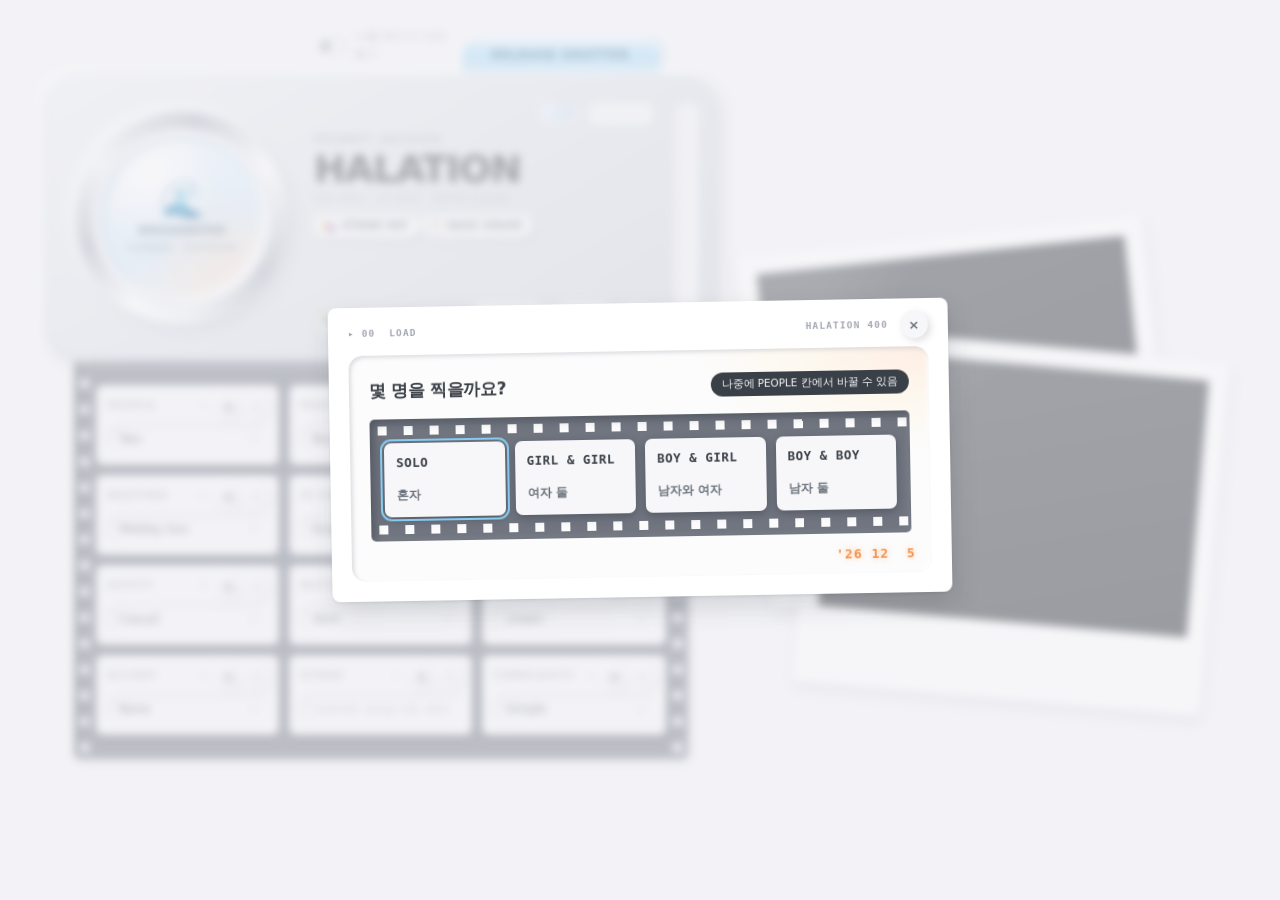
<file: Halation/index.html>
<!doctype html>
<html lang="ko">
<head>
<meta charset="utf-8">
<meta name="viewport" content="width=device-width,initial-scale=1">
<title>PROMPT ARCHIVE : HALATION</title>
<link rel="icon" href="favicon.svg" type="image/svg+xml">
<link rel="stylesheet" href="styles.css">
</head>
<body data-theme="silver">
<main class="darkroom">
  <div class="bench">

    <section class="rig">
      <div class="camera" id="machine">
        <div class="top-plate">
          <label class="reroll-switch" title="켜면 누를 때마다 안 잠긴 칸을 새로 뽑아요. 끄면 지금 칸 그대로 나와요"><input id="rerollToggle" type="checkbox" role="switch"><span class="reroll-track" aria-hidden="true"></span><span>누를 때마다 새로 뽑기</span></label>
          <button class="shutter" id="printBtn" type="button" data-tip="지금 칸 그대로 한 장 뽑기 · 왼쪽 스위치를 켜면 잠그지 않은 칸을 섞고 뽑기" data-tip-at="below">RELEASE SHUTTER</button>
        </div>

        <div class="face">
          <span class="grip" aria-hidden="true"></span>
          <div class="lens">
            <div class="glass">
              <div class="glass-icon" id="heroIcon">🎞️</div>
              <div class="glass-name" id="heroName">RANDOM SCENE</div>
              <div class="glass-sub" id="heroSub">any season</div>
            </div>
          </div>

          <div class="sleeve">
            <div class="windows" aria-hidden="true">
              <span class="finder"></span>
              <span class="flash" id="flashUnit"></span>
            </div>
            <div class="brand" aria-label="Prompt Archive Halation">
              <small>PROMPT ARCHIVE</small>
              <strong>HALATION</strong>
              <em>ISO 400 · 27 EXP · WITH FLASH</em>
            </div>
            <div class="loaded">
              <div class="worn-row" id="heroStack" hidden></div>
              <div class="dye-row" id="previewColors"></div>
            </div>
            <div class="sleeve-tools">
              <div class="status" id="status">READY · FRAME 01</div>
              <button class="sticker" id="settingsLanguage" type="button" aria-pressed="false" data-tip="칸 이름과 선택지를 한글로 / 영어로">한글 보기</button>
              <div class="body-colors">
                <button class="sticker" id="themeToggle" type="button" aria-expanded="false" data-tip="카메라 색 바꾸기">BODY</button>
                <div class="body-tray" id="themePalette">
                  <button class="body-chip" data-t="silver" title="실버" type="button"></button>
                  <button class="body-chip" data-t="ice" title="아이스" type="button"></button>
                  <button class="body-chip" data-t="rose" title="로즈" type="button"></button>
                  <button class="body-chip" data-t="champagne" title="샴페인" type="button"></button>
                  <button class="body-chip" data-t="mint" title="민트" type="button"></button>
                </div>
              </div>
              <button class="sticker round" id="helpBtn" type="button" aria-label="사용법" data-tip="사용법">?</button>
            </div>
          </div>
        </div>
      </div>

      <div class="roll">
        <div class="strip">
          <div class="cell"><label>PEOPLE</label>
            <select id="people"><option value="solo">One</option><option value="duo">Two</option></select>
            <button class="dice" data-reroll="people" type="button">🎲</button>
            <button class="hold" data-lock="people" type="button">◇</button>
          </div>
          <div class="cell" id="pairCell"><label>PAIR</label>
            <select id="pair"><option value="gg">Girl &amp; Girl</option><option value="bg">Boy &amp; Girl</option><option value="bb">Boy &amp; Boy</option></select>
            <button class="dice" data-reroll="pair" type="button">🎲</button>
            <button class="hold" data-lock="pair" type="button">◇</button>
          </div>
          <div class="cell"><label>SCENE</label>
            <select id="mainStyle">
              <option value="random">Random</option>
              <option value="season:spring">Random · Spring</option><option value="season:summer">Random · Summer</option>
              <option value="season:autumn">Random · Autumn</option><option value="season:winter">Random · Winter</option>
              <option value="sakura">Cherry Blossom Road</option><option value="classroom">Classroom Window</option>
              <option value="field">Riverbank</option><option value="station">Country Station</option>
              <option value="seaside">Breakwater</option><option value="busstop">Country Bus Stop</option>
              <option value="stream">Mountain Stream</option><option value="festival">Summer Festival</option>
              <option value="rooftop">School Rooftop</option><option value="ginkgo">Ginkgo Avenue</option>
              <option value="library">Library</option><option value="crossing">Railroad Crossing</option>
              <option value="snow">Snowy Lane</option><option value="konbini">Convenience Store Night</option>
              <option value="kotatsu">Kotatsu Room</option><option value="dawn">Hilltop at Dawn</option>
              <option value="hanami">Blossom Picnic</option><option value="hanabi">Fireworks Night</option>
              <option value="tatamiroom">Summer Tatami Room</option><option value="cornershop">Corner Shop</option>
              <option value="market">Neighborhood Market</option><option value="shoppingst">Shopping Street</option>
              <option value="kitchen">Home Kitchen</option><option value="veranda">Laundry Balcony</option>
              <option value="room">My Room</option><option value="bus">Bus Ride</option>
            </select>
            <button class="dice" data-reroll="mainStyle" type="button" aria-label="SCENE만 랜덤 선택">🎲</button>
            <button class="hold" data-lock="mainStyle" type="button">◇</button>
          </div>
  
          <div class="cell"><label>WEATHER</label>
            <div class="light-box">
              <select id="environment">
                <option value="random">Random</option><option value="morning">Morning</option><option value="noon">Midday Sun</option>
                <option value="dappled">Leaf Shade</option><option value="golden">Sunset</option><option value="bluehour">Twilight</option>
                <option value="overcast">Overcast</option><option value="afterrain">After Rain</option><option value="night">Night</option>
                <option value="dawn">Sunrise</option><option value="shower">Sudden Shower</option><option value="thunder">Thunderstorm</option><option value="outage">Power Cut at Night</option><option value="snowy">Heavy Snow</option><option value="sunshower">Sun Shower</option><option value="custom">Other</option>
              </select>
              <div class="light-typed" id="environmentInlineEditor" hidden>
                <input id="environmentCustom" type="text" aria-label="직접 입력할 날씨나 빛" placeholder="drizzle, sun shower, morning mist..." autocomplete="off">
              </div>
            </div>
            <button class="dice" data-reroll="environment" type="button" aria-label="WEATHER만 랜덤 선택">🎲</button>
            <button class="hold" data-lock="environment" type="button">◇</button>
          </div>
  
          <div class="cell"><label>IN HAND</label>
            <select id="backPiece">
              <option value="random">Random</option><option value="none">None</option>
              <option value="camera">Film Camera</option><option value="earphones">Earphones &amp; Player</option>
              <option value="book">Paperback</option><option value="notebook">Notebook &amp; Pencil</option>
              <option value="bag">School Bag</option><option value="umbrella">Clear Umbrella</option>
              <option value="bicycle">Bicycle</option><option value="can">Canned Juice</option>
              <option value="bread">Melon Bread</option><option value="dango">Dango Skewer</option>
              <option value="bouquet">Wildflowers</option><option value="ramune">Ramune</option>
              <option value="shavedice">Shaved Ice</option><option value="fan">Paper Fan</option>
              <option value="sparkler">Sparkler</option><option value="candyapple">Candy Apple</option>
              <option value="net">Butterfly Net</option><option value="sandals">Sandals in Hand</option>
              <option value="leaf">Autumn Leaf</option><option value="sweetpotato">Roasted Sweet Potato</option>
              <option value="bun">Steamed Bun</option><option value="hotcan">Hot Canned Coffee</option>
              <option value="mikan">Mandarin Orange</option><option value="mug">Mug</option><option value="snowball">Snowball</option>
              <option value="popsicle">Popsicle</option><option value="icecream">Ice Cream Cone</option><option value="watermelon">Watermelon Slice</option>
              <option value="bento">Bento</option><option value="basket">Shopping Basket</option><option value="groceries">Grocery Bag</option>
              <option value="plasticbag">Plastic Bag</option><option value="flashlight">Flashlight</option><option value="ladle">Ladle</option>
              <option value="laundrybasket">Laundry Basket</option>
            </select>
            <button class="dice" data-reroll="backPiece" type="button" aria-label="IN HAND만 랜덤 선택">🎲</button>
            <button class="hold" data-lock="backPiece" type="button">◇</button>
          </div>
  
          <div class="cell"><label id="heroModeLabel">HEADWEAR</label>
            <div class="picker" data-multi="heroMode">
              <button class="picker-face" id="heroModeToggle" type="button" aria-expanded="false" aria-controls="heroModeMenu"><span class="picker-value">None</span></button>
              <div class="picker-list" id="heroModeMenu" role="group" aria-labelledby="heroModeLabel" hidden>
                <button class="tick-mode" type="button" data-mode-group="heroMode" aria-pressed="true">＋ 함께 사용</button>
                <label class="tick"><input type="checkbox" value="strawhat" data-label="Straw Hat"><span>Straw Hat</span></label>
                <label class="tick"><input type="checkbox" value="cap" data-label="Baseball Cap"><span>Baseball Cap</span></label>
                <label class="tick"><input type="checkbox" value="flowercrown" data-label="Flower Wreath"><span>Flower Wreath</span></label>
                <label class="tick"><input type="checkbox" value="hairclip" data-label="Hairclip"><span>Hairclip</span></label>
                <label class="tick"><input type="checkbox" value="ribbon" data-label="Hair Ribbon"><span>Hair Ribbon</span></label>
                <label class="tick"><input type="checkbox" value="headphones" data-label="Headphones"><span>Headphones</span></label>
                <label class="tick"><input type="checkbox" value="beanie" data-label="Beanie"><span>Beanie</span></label>
                <label class="tick"><input type="checkbox" value="earmuffs" data-label="Earmuffs"><span>Earmuffs</span></label>
                <label class="tick"><input type="checkbox" value="none" data-label="None" checked><span>None</span></label>
              </div>
            </div>
            <button class="dice" data-reroll="heroMode" type="button" aria-label="HEADWEAR만 랜덤 선택">🎲</button>
            <button class="hold" data-lock="heroMode" type="button">◇</button>
          </div>
  
          <div class="cell"><label>OUTFIT</label>
            <select id="formMode">
              <option value="random">Random</option>
              <option value="casual">Casual</option>
              <option value="uniform">School Uniform</option>
              <option value="none">Scene Only</option>
            </select>
            <button class="dice" data-reroll="formMode" type="button" aria-label="OUTFIT만 랜덤 선택">🎲</button>
            <button class="hold" data-lock="formMode" type="button">◇</button>
          </div>
  
          <div class="cell"><label>BOTTOM</label>
            <select id="bottomType">
              <option value="any">Random</option><option value="skirt">Skirt</option><option value="pants">Pants</option><option value="dress">One-piece</option>
            </select>
            <button class="dice" data-reroll="bottomType" type="button" aria-label="BOTTOM만 랜덤 선택">🎲</button>
            <button class="hold" data-lock="bottomType" type="button">◇</button>
          </div>
  
          <div class="cell"><label>BASE COLOR</label>
            <select id="color"><option value="white">white</option><option value="navy">navy</option><option value="black">black</option><option value="gray">gray</option><option value="beige">beige</option><option value="cream">cream</option><option value="light blue">light blue</option><option value="khaki">khaki</option><option value="brown">brown</option><option value="pale pink">pale pink</option></select>
            <button class="dice" data-reroll="color" type="button" aria-label="BASE COLOR만 랜덤 선택">🎲</button>
            <button class="hold" data-lock="color" type="button">◇</button>
          </div>
  
          <div class="cell"><label>ACCENT</label>
            <select id="accentColor"><option value="none">None</option><option value="white">white</option><option value="navy">navy</option><option value="black">black</option><option value="gray">gray</option><option value="beige">beige</option><option value="cream">cream</option><option value="light blue">light blue</option><option value="khaki">khaki</option><option value="brown">brown</option><option value="pale pink">pale pink</option></select>
            <button class="dice" data-reroll="accentColor" type="button" aria-label="ACCENT COLOR만 랜덤 선택">🎲</button>
            <button class="hold" data-lock="accentColor" type="button">◇</button>
          </div>
  
          <div class="cell"><label>OTHER</label>
            <input class="typed" id="customAdd" placeholder="contrail, stray cat, wind..." autocomplete="off">
            <button class="dice" data-reroll="customAdd" type="button" aria-label="OTHER만 랜덤 선택">🎲</button>
            <button class="hold" data-lock="customAdd" type="button">◇</button>
          </div>
  
          <div class="cell"><label>COMPLEXITY</label>
            <select id="complexity"><option value="medium">Medium</option><option value="simple">Simple</option><option value="max">Max</option><option value="random">Random</option></select>
            <button class="dice" data-reroll="complexity" type="button" aria-label="COMPLEXITY만 랜덤 선택">🎲</button>
            <button class="hold" data-lock="complexity" type="button">◇</button>
          </div>
        </div>
      </div>
    </section>

    <aside class="tray">
      <div class="desk" aria-hidden="true">
        <span class="snap under"></span>
        <span class="snap"></span>
      </div>
      <div class="out" id="paperFeed">
        <article class="print" id="receipt">
          <div class="tear" id="tearHandle" role="button" tabindex="0" aria-label="누르거나 아래로 끌어 사진 더미 치우기" data-tip="누르거나 아래로 끌면 사진 더미를 치움">
            <span class="tear-label">✂ DRAG TO TEAR</span>
          </div>
          <div class="rebate" aria-hidden="true">
            <span id="printCaption"></span>
            <span>HALATION 400</span>
          </div>
          <div class="exposure">
            <div class="prompt-text" id="prompt"></div>
            <div class="prompt-parts" id="promptParts" hidden></div>
            <span class="burn" id="dateStamp" aria-hidden="true"></span>
          </div>
          <div class="notes" id="chips"></div>
          <div class="print-foot">
            <div class="lab" id="meta">ROLL NO. H-01<br>FRAME: 00 / 27<br>STATUS: UNEXPOSED</div>
            <div class="print-actions">
              <button class="tab" id="splitBtn" type="button" aria-pressed="false" data-tip="장면(기본)과 인물(캐릭터)로 나눠 보기 · 한 사람일 때">SPLIT</button>
              <button class="tab swap" id="copyBtn" type="button" data-tip="프롬프트 전체를 한 줄로 복사"><span class="say">COPY</span><span class="say done" aria-hidden="true">COPIED</span></button>
              <button class="tab" id="saveBtn" type="button" data-tip="프롬프트를 .txt 파일로 저장">SAVE .TXT</button>
              <button class="tab" id="rerollBtn" type="button" data-tip="같은 설정으로 한 장 더 뽑기">RESHOOT</button>
            </div>
          </div>
        </article>
      </div>
    </aside>

  </div>
</main>

<div class="manual" id="helpModal" role="dialog" aria-modal="true" aria-label="사용법">
  <div class="manual-card">
    <div class="manual-head">
      <strong>HOW TO USE</strong>
      <button class="sticker round" id="closeHelp" type="button" aria-label="닫기">×</button>
    </div>
    <ol class="manual-steps">
      <li><h4>찍기</h4><p>RELEASE SHUTTER를 누르면<br>지금 칸 그대로 프롬프트가 한 장 나옴.<br>왼쪽 스위치를 켜면 잠그지 않은 칸을 섞고 찍음.<br>인화지의 RESHOOT는 섞지 않고 지금 설정으로 다시.</p></li>
      <li><h4>섞기</h4><p>셔터는 잠그지 않은 칸을 전부 섞고 찍음.<br>값을 지키려면 ◇로 잠금(◆).<br>한 칸만 바꾸려면 그 칸의 🎲.</p></li>
      <li><h4>복사 · 저장</h4><p>COPY는 프롬프트 전체를 한 줄로 복사.<br>NovelAI 프롬프트 칸에 붙여넣기.<br>SAVE .TXT는 파일로 저장.</p></li>
      <li><h4>두 사람 · 나눠 보기</h4><p>처음에 고른 인원은 PEOPLE · PAIR에 잠겨 있음(◆).<br>PEOPLE에서 둘을 고르면 기본 · 캐릭터 1 · 캐릭터 2로 나뉨.<br>각 칸의 COPY로 NovelAI의 Base Prompt와 Character 칸에 하나씩.<br>한 사람일 때는 SPLIT으로 나눠 보기를 켜고 끔.</p></li>
      <li><h4>장면 · 날씨</h4><p>SCENE에서 장소를 고름.<br>Random · Spring처럼 계절만 정해도 됨.<br>WEATHER에서 소나기 · 천둥 · 정전을 고르면<br>그 날씨에 맞는 동작이 나옴.</p></li>
      <li><h4>랜덤은 장면을 따름</h4><p>손에 든 것 · 빛 · 모자를 Random으로 두면<br>그 장면에 있을 법한 것만 나옴.<br>직접 고른 것은 그대로, 단 계절이 안 맞으면 빠짐(여름에 비니 ✗).</p></li>
      <li><h4>옷과 구도</h4><p>Casual은 사복, School Uniform은 교복.<br>Scene Only는 옷을 쓰지 않음(옷이 정해진 캐릭터용).<br>상반신 구도에서는 신발 · 양말을 쓰지 않음.</p></li>
      <li><h4>사진 더미 치우기</h4><p>인화지 위쪽 절취선을 누르거나 아래로 끌면<br>쌓인 사진 더미가 치워짐.</p></li>
    </ol>
    <div class="manual-foot"><button class="shutter flat" id="okHelp" type="button">OK</button></div>
  </div>
</div>

<div class="manual open cast-veil" id="castModal" role="dialog" aria-modal="true" aria-labelledby="castTitle">
  <div class="cast-print">
    <div class="cast-top">
      <div class="rebate" aria-hidden="true"><span>&#9656; 00 &nbsp;LOAD</span><span>HALATION 400</span></div>
      <button class="sticker round" id="closeCast" type="button" aria-label="닫기">×</button>
    </div>
    <div class="cast-exposure">
      <div class="cast-head">
        <strong id="castTitle">몇 명을 찍을까요?</strong>
        <span class="cast-note">나중에 PEOPLE 칸에서 바꿀 수 있음</span>
      </div>
      <div class="cast-roll">
        <button class="cast" type="button" data-people="solo"><b>SOLO</b><span>혼자</span></button>
        <button class="cast" type="button" data-people="duo" data-pair="gg"><b>GIRL &amp; GIRL</b><span>여자 둘</span></button>
        <button class="cast" type="button" data-people="duo" data-pair="bg"><b>BOY &amp; GIRL</b><span>남자와 여자</span></button>
        <button class="cast" type="button" data-people="duo" data-pair="bb"><b>BOY &amp; BOY</b><span>남자 둘</span></button>
      </div>
      <span class="burn" id="castStamp" aria-hidden="true"></span>
    </div>
  </div>
</div>

<script src="data.js" defer></script>
<script src="app.js" defer></script>
</body>
</html>
</file>
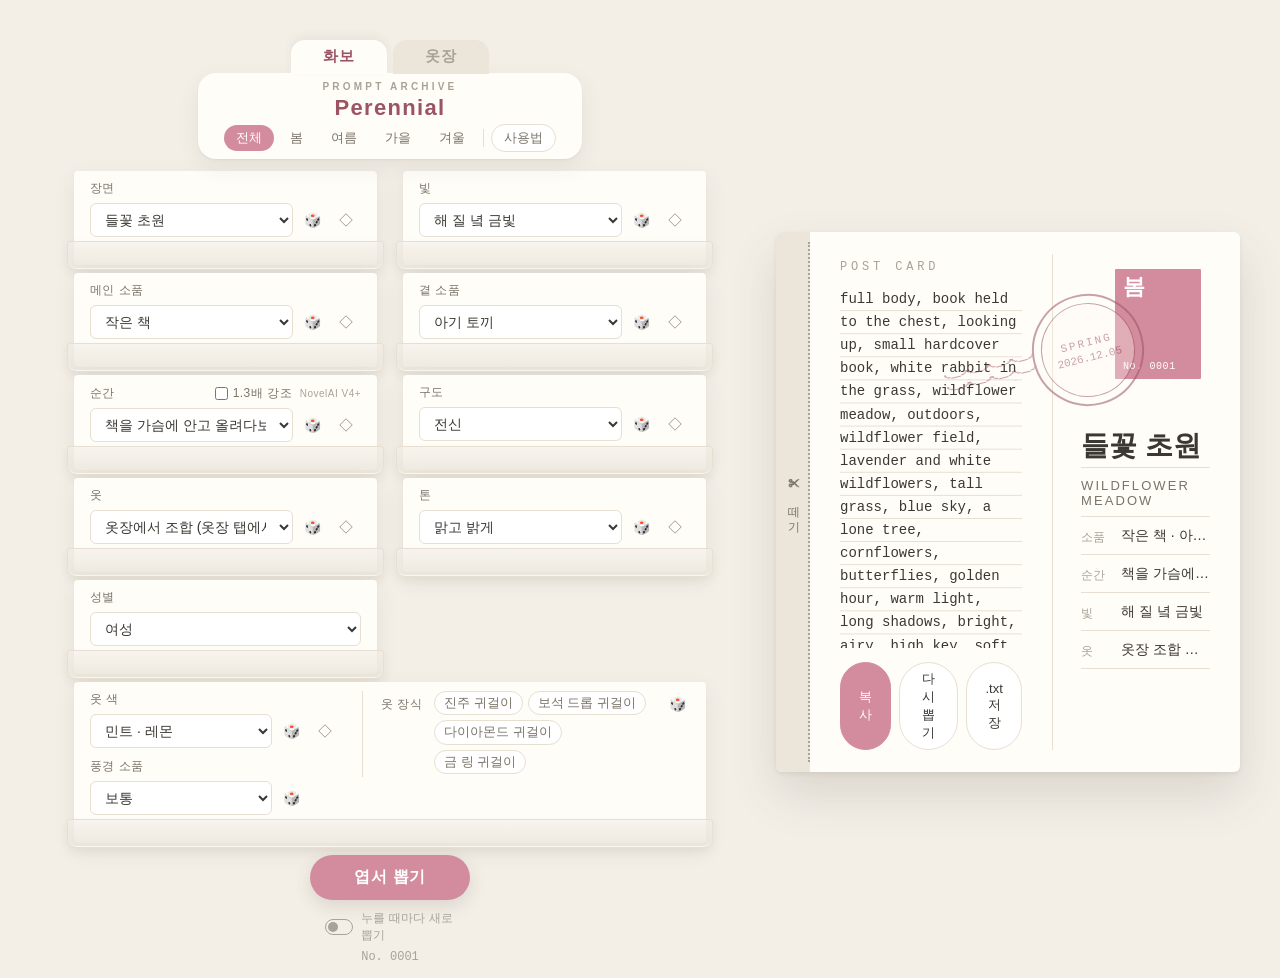
<file: Perennial/index.html>
<!doctype html>
<html lang="ko">
<head>
<meta charset="utf-8">
<meta name="viewport" content="width=device-width,initial-scale=1">
<title>PROMPT ARCHIVE : PERENNIAL</title>
<link rel="icon" href="favicon.svg" type="image/svg+xml">
<link rel="stylesheet" href="styles.css">
</head>
<body data-season="spring">
<main class="shop">
  <div class="floor">
    <section class="spinner" aria-label="설정">
      <div class="crown-wrap">
      <div class="modes" role="group" aria-label="무엇을 뽑나">
        <button type="button" data-mode="scene" aria-pressed="true">화보</button>
        <button type="button" data-mode="wardrobe" aria-pressed="false">옷장</button>
      </div>
      <div class="crown">
        <p class="crown-series">PROMPT ARCHIVE</p>
        <h1 class="crown-name">Perennial</h1>
        <div class="crown-row">
        <div class="seasons" role="group" aria-label="계절">
          <button type="button" data-season="all" aria-pressed="true">전체</button>
          <button type="button" data-season="spring" aria-pressed="false">봄</button>
          <button type="button" data-season="summer" aria-pressed="false">여름</button>
          <button type="button" data-season="autumn" aria-pressed="false">가을</button>
          <button type="button" data-season="winter" aria-pressed="false">겨울</button>
        </div>
        <button class="crown-help" id="helpBtn" type="button">사용법</button>
        </div>
      </div>
      </div>

      <div class="tiers">
        <div class="pocket" data-scene-only>
          <div class="field">
            <label for="scene">장면</label>
            <select id="scene"></select>
            <button class="roll" type="button" data-roll="scene" aria-label="장면만 다시 뽑기">🎲</button>
            <button class="lock" type="button" data-lock="scene" aria-label="장면 잠금" aria-pressed="false">◇</button>
          </div>
        </div>
        <div class="pocket" data-scene-only>
          <div class="field">
            <label for="light">빛</label>
            <select id="light"></select>
            <button class="roll" type="button" data-roll="light" aria-label="빛만 다시 뽑기">🎲</button>
            <button class="lock" type="button" data-lock="light" aria-label="빛 잠금" aria-pressed="false">◇</button>
          </div>
        </div>
        <div class="pocket" data-scene-only>
          <div class="field">
            <label for="prop">메인 소품</label>
            <select id="prop"></select>
            <button class="roll" type="button" data-roll="prop" aria-label="메인 소품만 다시 뽑기">🎲</button>
            <button class="lock" type="button" data-lock="prop" aria-label="메인 소품 잠금" aria-pressed="false">◇</button>
          </div>
        </div>
        <div class="pocket" data-scene-only>
          <div class="field">
            <label for="prop2">곁 소품</label>
            <select id="prop2"></select>
            <button class="roll" type="button" data-roll="prop2" aria-label="곁 소품만 다시 뽑기">🎲</button>
            <button class="lock" type="button" data-lock="prop2" aria-label="곁 소품 잠금" aria-pressed="false">◇</button>
          </div>
        </div>
        <div class="pocket" data-scene-only>
          <div class="field">
            <div class="field-head">
              <label for="moment">순간</label>
              <label class="switch"><input id="emphasis" type="checkbox"><span>1.3배 강조 <small>NovelAI V4+</small></span></label>
            </div>
            <select id="moment"></select>
            <button class="roll" type="button" data-roll="moment" aria-label="순간만 다시 뽑기">🎲</button>
            <button class="lock" type="button" data-lock="moment" aria-label="순간 잠금" aria-pressed="false">◇</button>
          </div>
        </div>
        <div class="pocket" data-scene-only>
          <div class="field">
            <label for="shot">구도</label>
            <select id="shot"></select>
            <button class="roll" type="button" data-roll="shot" aria-label="구도만 다시 뽑기">🎲</button>
            <button class="lock" type="button" data-lock="shot" aria-label="구도 잠금" aria-pressed="false">◇</button>
          </div>
        </div>
        <div class="pocket" data-scene-only>
          <div class="field">
            <label for="outfit">옷</label>
            <select id="outfit"></select>
            <button class="roll" type="button" data-roll="outfit" aria-label="옷만 다시 뽑기">🎲</button>
            <button class="lock" type="button" data-lock="outfit" aria-label="옷 잠금" aria-pressed="false">◇</button>
          </div>
        </div>
        <div class="pocket" data-scene-only>
          <div class="field">
            <label for="tone">톤</label>
            <select id="tone"></select>
            <button class="roll" type="button" data-roll="tone" aria-label="톤만 다시 뽑기">🎲</button>
            <button class="lock" type="button" data-lock="tone" aria-label="톤 잠금" aria-pressed="false">◇</button>
          </div>
        </div>
        <div class="pocket" data-ward-only>
          <div class="field">
            <label for="cMain">상의 · 원피스 · 수영복</label>
            <select id="cMain"></select>
            <button class="roll" type="button" data-roll="cMain" aria-label="상의 · 원피스 · 수영복만 다시 뽑기">🎲</button>
            <button class="lock" type="button" data-lock="cMain" aria-label="상의 · 원피스 · 수영복 잠금" aria-pressed="false">◇</button>
          </div>
        </div>
        <div class="pocket" data-ward-only>
          <div class="field">
            <label for="cBottom">하의</label>
            <select id="cBottom"></select>
            <button class="roll" type="button" data-roll="cBottom" aria-label="하의만 다시 뽑기">🎲</button>
            <button class="lock" type="button" data-lock="cBottom" aria-label="하의 잠금" aria-pressed="false">◇</button>
          </div>
        </div>
        <div class="pocket" data-ward-only>
          <div class="field">
            <label for="cOuter">겉옷</label>
            <select id="cOuter"></select>
            <button class="roll" type="button" data-roll="cOuter" aria-label="겉옷만 다시 뽑기">🎲</button>
            <button class="lock" type="button" data-lock="cOuter" aria-label="겉옷 잠금" aria-pressed="false">◇</button>
          </div>
        </div>
        <div class="pocket" data-ward-only>
          <div class="field">
            <label for="cShoes">신발</label>
            <select id="cShoes"></select>
            <button class="roll" type="button" data-roll="cShoes" aria-label="신발만 다시 뽑기">🎲</button>
            <button class="lock" type="button" data-lock="cShoes" aria-label="신발 잠금" aria-pressed="false">◇</button>
          </div>
        </div>
        <div class="pocket" data-ward-only>
          <div class="field">
            <label for="cHat">모자</label>
            <select id="cHat"></select>
            <button class="roll" type="button" data-roll="cHat" aria-label="모자만 다시 뽑기">🎲</button>
            <button class="lock" type="button" data-lock="cHat" aria-label="모자 잠금" aria-pressed="false">◇</button>
          </div>
        </div>
        <div class="pocket">
          <div class="field field-text">
            <label for="sex">성별</label>
            <select id="sex">
              <option value="f">여성</option>
              <option value="m">남성</option>
              <option value="u">공용</option>
            </select>
          </div>
        </div>
        <div class="pocket pocket-wide pocket-dress">
          <div class="dress-left">
          <div class="field">
            <label for="palette">옷 색</label>
            <select id="palette"></select>
            <button class="roll" type="button" data-roll="palette" aria-label="옷 색만 다시 뽑기">🎲</button>
            <button class="lock" type="button" data-lock="palette" aria-label="옷 색 잠금" aria-pressed="false">◇</button>
          </div>
          <div class="field" data-scene-only>
            <label for="density">풍경 소품</label>
            <select id="density">
              <option value="low">적게</option>
              <option value="mid">보통</option>
              <option value="high">많이</option>
            </select>
            <button class="roll" type="button" data-roll="details" aria-label="풍경 소품만 다시 뽑기">🎲</button>
          </div>
          </div>
          <div class="field field-chips">
            <div class="field-head">
              <span class="field-name" id="decorName"><span data-scene-only>옷 장식</span><span data-ward-only>소품</span></span>
              <button class="roll" type="button" data-roll="decor" aria-label="옷 장식만 다시 뽑기">🎲</button>
            </div>
            <div class="chips" id="decorChips" role="group" aria-labelledby="decorName"></div>
          </div>
        </div>
      </div>

      <div class="base">
        <button class="pull-btn" id="shuffleBtn" type="button">엽서 뽑기</button>
        <label class="reroll-switch" title="켜면 누를 때마다 안 잠긴 칸을 새로 뽑아요. 끄면 지금 칸 그대로 나와요"><input id="rerollToggle" type="checkbox" role="switch"><span class="reroll-track" aria-hidden="true"></span><span>누를 때마다 새로 뽑기</span></label>
        <p class="base-count">No. <span id="counter">0000</span></p>
      </div>
    </section>

    <section class="counter-top" aria-label="엽서">
      <article class="card" id="card">
        <div class="card-turn">
          <div class="face front" aria-hidden="true">
            <p class="front-season" id="frontSeason"></p>
            <p class="front-title" id="frontTitle"></p>
            <p class="front-sub" id="frontSub"></p>
          </div>

          <div class="face back">
            <div class="perf" id="tearHandle" role="button" tabindex="0" aria-label="절취선 — 끌거나 눌러서 새 엽서 뽑기">
              <span class="perf-line" aria-hidden="true"></span>
              <span class="perf-label">✂ 떼기</span>
            </div>

            <div class="message">
              <p class="message-head">POST CARD</p>
              <pre class="prompt" id="prompt"></pre>
              <div class="message-actions">
                <button class="card-btn" id="copyBtn" type="button">복사</button>
                <button class="card-btn" id="againBtn" type="button">다시 뽑기</button>
                <button class="card-btn" id="saveBtn" type="button">.txt 저장</button>
              </div>
            </div>

            <div class="address">
              <div class="postage">
                <div class="postmark" aria-hidden="true">
                  <span id="markSeason"></span>
                  <span id="markDate"></span>
                </div>
                <div class="stamp">
                  <span class="stamp-season" id="stampSeason"></span>
                  <span class="stamp-no" id="stampNo"></span>
                </div>
              </div>
              <p class="addr-title" id="cardTitle"></p>
              <p class="addr-sub" id="cardSub"></p>
              <dl class="addr-rows" id="cardRows"></dl>
            </div>
          </div>
        </div>
      </article>
    </section>
  </div>
</main>

<dialog class="help" id="helpModal" aria-labelledby="helpTitle">
  <div class="help-head">
    <h2 id="helpTitle">사용법</h2>
    <button class="help-close" id="closeHelp" type="button" aria-label="닫기">×</button>
  </div>
  <dl class="help-list">
    <dt>엽서 뽑기</dt>
    <dd>지금 고른 그대로 엽서를 뽑습니다. 아래 스위치를 켜면 잠그지 않은 것을 전부 다시 뽑습니다. 엽서의 다시 뽑기, 왼쪽 절취선을 끌거나 누르면 늘 새로 뽑습니다.</dd>
    <dt>화보 · 옷장</dt>
    <dd>화보는 장면 · 소품 · 빛 · 옷을 한 장으로 뽑습니다. 옷장은 배경 없이 옷만 뽑습니다 — 계절 옷장의 상의 · 하의 · 원피스 · 수영복(여름) · 겉옷 · 신발 · 모자 · 소품을 조합합니다. 원피스와 수영복에는 하의가 없고, 크롭 상의에는 하이웨이스트 하의만, 수영복에는 비치 커버업과 해변 신발만 붙습니다.</dd>
    <dt>소품</dt>
    <dd>옷장에서는 지금 옷에 어울리는 소품만 칩으로 보입니다. 새로 뽑으면 1~4개가 켜지고, 누르면 켜고 끕니다. 같은 부위(귀 · 목 · 손목 · 가방 · 손에 드는 것 등)는 하나만이라 같은 부위를 켜면 앞의 것이 꺼지고, 최대 4개까지입니다. 수영복이면 해변 소품만, 후드티 · 래시가드 같은 운동복이면 격식 있는 주얼리가 빠지고, 모자를 쓰면 머리띠가 빠집니다.</dd>
    <dt>옷장에서 조합</dt>
    <dd>화보의 옷 칸에서 고르면(랜덤일 때도 절반쯤) 장면 계절의 옷장 조각으로 옷을 짭니다. 조각을 바꾸려면 옷장 탭으로 가서 고친 뒤 화보로 돌아오면 됩니다. 수영장은 수영복만, 바닷가는 수영복도 나오고, 축제 · 비 오는 장면은 완성된 옷만 씁니다. 성별(여성 · 남성 · 공용)은 화보 · 옷장 두 탭이 같이 씁니다. 완성된 옷도 성별에 맞는 것만 나오고, 공용은 성별 표시가 없는 옷만 씁니다.</dd>
    <dt>계절</dt>
    <dd>위의 봄 · 여름 · 가을 · 겨울을 누르면 그 계절의 장면에서만 뽑습니다.</dd>
    <dt>🎲 · ◇</dt>
    <dd>🎲는 그 칸만 다시 뽑습니다. ◇를 눌러 ◆가 되면 새로 뽑아도 그대로 남습니다. 순간이나 빛을 잠그면 장면도 같이 잠깁니다.</dd>
    <dt>메인 소품 · 곁 소품</dt>
    <dd>메인 소품이 있으면 순간이 그 소품으로 하는 동작으로 바뀝니다. 곁 소품은 메인 소품과 어울리는 것만 곁에 놓입니다. 불꽃은 저녁과 밤에만, 우산은 비 올 때만 나옵니다.</dd>
    <dt>옷</dt>
    <dd>기본으로 계절 화보 옷이 둘째 줄에 붙습니다. 옷이 정해진 캐릭터라면 "장면만"을 고르세요. 발이 안 보이는 구도에서는 신발이 빠지고, 맨발로 물에 들어가는 순간에는 신발을 쓰지 않습니다.</dd>
    <dt>옷 색</dt>
    <dd>계절마다 어울리는 두 가지 색의 배색이 있고, 옷의 주색과 보조색을 채웁니다. 개구리 비옷처럼 색이 정체성인 옷은 색이 정해져 있습니다.</dd>
    <dt>옷 장식</dt>
    <dd>고른 옷에 붙일 수 있는 장식(그 옷의 장식과 계절 무늬)이 칩으로 보입니다. 켜진 칩만 프롬프트에 들어갑니다. 누르면 켜고 끄고, 🎲는 두 개를 새로 고릅니다.</dd>
  </dl>
</dialog>

<script src="data.js" defer></script>
<script src="app.js" defer></script>
</body>
</html>
</file>
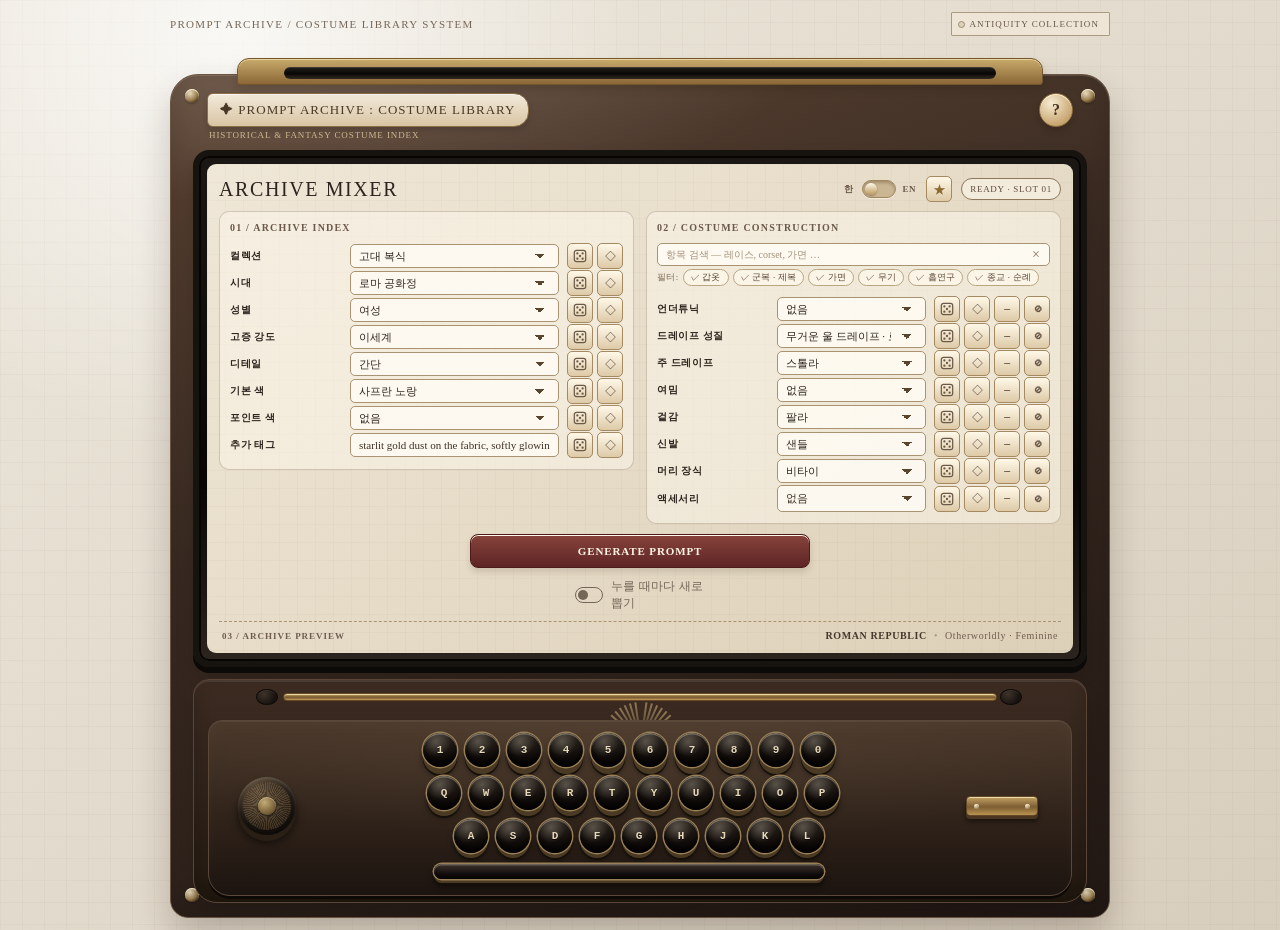
<file: Rosette/index.html>
<!doctype html>
<html lang="ko">
<head>
<meta charset="utf-8">
<meta name="viewport" content="width=device-width,initial-scale=1">
<title>PROMPT ARCHIVE ROSETTE</title>
<link rel="icon" href="favicon.svg" type="image/svg+xml">
<link rel="stylesheet" href="styles.css">
</head>
<body>
<main class="page">
  <div class="topline">
    <span>PROMPT ARCHIVE / COSTUME LIBRARY SYSTEM</span>
    <span class="collection-pill" id="collectionPill">ROSETTE COLLECTION</span>
  </div>

  <section class="archive">
    

    <div class="typewriter">
      <div class="roller"></div>
      <div class="screw s1"></div><div class="screw s2"></div><div class="screw s3"></div><div class="screw s4"></div>

      <div class="identity">
        <div class="brand-stack">
          <div class="brand">✦ PROMPT ARCHIVE : COSTUME LIBRARY</div>
          <div class="brand-sub">historical & fantasy costume index</div>
        </div>
        <div class="identity-actions">
          <button class="help" id="helpBtn" type="button" aria-label="사용법">?</button>
        </div>
      </div>

      <div class="screen-frame">
        <div class="screen">
          <div class="screen-head">
            <div class="screen-title">ARCHIVE MIXER</div>
            <div class="screen-tools">
              <label class="lang-switch" title="드롭다운 언어 전환">
                <span class="lang-label ko">한</span>
                <input id="langToggle" type="checkbox" aria-label="Switch dropdown language">
                <span class="lang-track"><span class="lang-thumb"></span></span>
                <span class="lang-label en">EN</span>
              </label>
              <div class="preset-tools">
                <button class="tool star" id="presetOpen" type="button" title="프리셋">★</button>
                <div class="preset-menu" id="presetMenu" hidden>
                  <div class="preset-head">
                    <input id="presetName" type="text" placeholder="프리셋 이름" autocomplete="off">
                    <button class="preset-save-btn" id="presetSaveGo" type="button" title="저장"><svg class="ico" viewBox="0 0 16 16" aria-hidden="true"><path d="M2.5 2.5h9l2 2v9h-11z" fill="none" stroke="currentColor" stroke-width="1.4" stroke-linejoin="round"/><rect x="5" y="2.5" width="5" height="3.5" fill="none" stroke="currentColor" stroke-width="1.2"/><rect x="4.5" y="9" width="7" height="4.5" fill="none" stroke="currentColor" stroke-width="1.2"/></svg></button>
                  </div>
                  <div class="preset-list" id="presetList"></div>
                </div>
              </div>
              <div class="status" id="status">READY · SLOT 01</div>
            </div>
          </div>

          <section class="settings-board">
            <div class="group-card">
              <div class="group-title">01 / ARCHIVE INDEX</div>
              <div class="field"><label id="labelCollection">COLLECTION</label>
                <select id="collection">
                  <option value="antiquity">Antiquity</option>
                  <option value="rosette" selected>Rosette</option>
                  <option value="modern">Modern</option>
                  <option value="fantasy">Fantasy Index</option>
                </select>
                <span class="btns">
                <button class="reroll" data-reroll="collection" type="button" title="이 줄만 랜덤"><svg class="ico" viewBox="0 0 16 16" aria-hidden="true"><rect x="1.5" y="1.5" width="13" height="13" rx="2.5" fill="none" stroke="currentColor" stroke-width="1.4"/><circle cx="5" cy="5" r="1.3" fill="currentColor"/><circle cx="11" cy="5" r="1.3" fill="currentColor"/><circle cx="8" cy="8" r="1.3" fill="currentColor"/><circle cx="5" cy="11" r="1.3" fill="currentColor"/><circle cx="11" cy="11" r="1.3" fill="currentColor"/></svg></button>
                <button class="lock" data-lock="collection" type="button">◇</button>
                </span>
              </div>
              <div class="field"><label id="labelPeriod">PERIOD</label>
                <div class="control">
                  <select id="period"></select>
                  <div class="multi-select" data-multi="period" hidden>
                    <button class="multi-toggle" type="button" aria-expanded="false"><span class="multi-summary"></span></button>
                    <div class="multi-menu" hidden>
                      <div class="multi-presets" id="periodPresets"></div>
                      <div class="multi-list" id="periodList"></div>
                    </div>
                  </div>
                  <select id="periodMulti" multiple hidden></select>
                </div>
                <span class="btns">
                <button class="reroll" data-reroll="period" type="button" title="이 줄만 랜덤"><svg class="ico" viewBox="0 0 16 16" aria-hidden="true"><rect x="1.5" y="1.5" width="13" height="13" rx="2.5" fill="none" stroke="currentColor" stroke-width="1.4"/><circle cx="5" cy="5" r="1.3" fill="currentColor"/><circle cx="11" cy="5" r="1.3" fill="currentColor"/><circle cx="8" cy="8" r="1.3" fill="currentColor"/><circle cx="5" cy="11" r="1.3" fill="currentColor"/><circle cx="11" cy="11" r="1.3" fill="currentColor"/></svg></button>
                <button class="lock" data-lock="period" type="button">◇</button>
                </span>
              </div>
              <div class="field"><label id="labelGender">GENDER</label>
                <select id="gender">
                  <option value="Feminine">Feminine</option>
                  <option value="Masculine">Masculine</option>
                  <option value="Neutral">Neutral</option>
                </select>
                <span class="btns">
                <button class="reroll" data-reroll="gender" type="button" title="이 줄만 랜덤"><svg class="ico" viewBox="0 0 16 16" aria-hidden="true"><rect x="1.5" y="1.5" width="13" height="13" rx="2.5" fill="none" stroke="currentColor" stroke-width="1.4"/><circle cx="5" cy="5" r="1.3" fill="currentColor"/><circle cx="11" cy="5" r="1.3" fill="currentColor"/><circle cx="8" cy="8" r="1.3" fill="currentColor"/><circle cx="5" cy="11" r="1.3" fill="currentColor"/><circle cx="11" cy="11" r="1.3" fill="currentColor"/></svg></button>
                <button class="lock" data-lock="gender" type="button">◇</button>
                </span>
              </div>
              <div class="field"><label id="labelFidelity">FIDELITY</label>
                <select id="fidelity">
                  <option value="Historical">Historical</option>
                  <option value="Romanticized" selected>Romanticized</option>
                  <option value="Fantasy">Fantasy</option>
                  <option value="Otherworldly">Otherworldly</option>
                </select>
                <span class="btns">
                <button class="reroll" data-reroll="fidelity" type="button" title="이 줄만 랜덤"><svg class="ico" viewBox="0 0 16 16" aria-hidden="true"><rect x="1.5" y="1.5" width="13" height="13" rx="2.5" fill="none" stroke="currentColor" stroke-width="1.4"/><circle cx="5" cy="5" r="1.3" fill="currentColor"/><circle cx="11" cy="5" r="1.3" fill="currentColor"/><circle cx="8" cy="8" r="1.3" fill="currentColor"/><circle cx="5" cy="11" r="1.3" fill="currentColor"/><circle cx="11" cy="11" r="1.3" fill="currentColor"/></svg></button>
                <button class="lock" data-lock="fidelity" type="button">◇</button>
                </span>
              </div>
              <div class="field"><label id="labelDetail">DETAIL LEVEL</label>
                <select id="detail">
                  <option value="Simple">Simple</option>
                  <option value="Medium" selected>Medium</option>
                  <option value="Max">Max</option>
                  <option value="Random">Random</option>
                </select>
                <span class="btns">
                <button class="reroll" data-reroll="detail" type="button" title="이 줄만 랜덤"><svg class="ico" viewBox="0 0 16 16" aria-hidden="true"><rect x="1.5" y="1.5" width="13" height="13" rx="2.5" fill="none" stroke="currentColor" stroke-width="1.4"/><circle cx="5" cy="5" r="1.3" fill="currentColor"/><circle cx="11" cy="5" r="1.3" fill="currentColor"/><circle cx="8" cy="8" r="1.3" fill="currentColor"/><circle cx="5" cy="11" r="1.3" fill="currentColor"/><circle cx="11" cy="11" r="1.3" fill="currentColor"/></svg></button>
                <button class="lock" data-lock="detail" type="button">◇</button>
                </span>
              </div>
              <div class="field"><label id="labelColor">BASE COLOR</label>
                <select id="color"></select>
                <span class="btns">
                <button class="reroll" data-reroll="color" type="button" title="이 줄만 랜덤"><svg class="ico" viewBox="0 0 16 16" aria-hidden="true"><rect x="1.5" y="1.5" width="13" height="13" rx="2.5" fill="none" stroke="currentColor" stroke-width="1.4"/><circle cx="5" cy="5" r="1.3" fill="currentColor"/><circle cx="11" cy="5" r="1.3" fill="currentColor"/><circle cx="8" cy="8" r="1.3" fill="currentColor"/><circle cx="5" cy="11" r="1.3" fill="currentColor"/><circle cx="11" cy="11" r="1.3" fill="currentColor"/></svg></button>
                <button class="lock" data-lock="color" type="button">◇</button>
                </span>
              </div>
              <div class="field"><label id="labelAccent">ACCENT COLOR</label>
                <select id="accent"></select>
                <span class="btns">
                <button class="reroll" data-reroll="accent" type="button" title="이 줄만 랜덤"><svg class="ico" viewBox="0 0 16 16" aria-hidden="true"><rect x="1.5" y="1.5" width="13" height="13" rx="2.5" fill="none" stroke="currentColor" stroke-width="1.4"/><circle cx="5" cy="5" r="1.3" fill="currentColor"/><circle cx="11" cy="5" r="1.3" fill="currentColor"/><circle cx="8" cy="8" r="1.3" fill="currentColor"/><circle cx="5" cy="11" r="1.3" fill="currentColor"/><circle cx="11" cy="11" r="1.3" fill="currentColor"/></svg></button>
                <button class="lock" data-lock="accent" type="button">◇</button>
                </span>
              </div>
              <div class="field"><label id="labelOther">OTHER</label>
                <input id="other" type="text" placeholder="추가 태그, 쉼표로 구분" autocomplete="off">
                <span class="btns">
                <button class="reroll" data-reroll="other" type="button" title="이 줄만 랜덤"><svg class="ico" viewBox="0 0 16 16" aria-hidden="true"><rect x="1.5" y="1.5" width="13" height="13" rx="2.5" fill="none" stroke="currentColor" stroke-width="1.4"/><circle cx="5" cy="5" r="1.3" fill="currentColor"/><circle cx="11" cy="5" r="1.3" fill="currentColor"/><circle cx="8" cy="8" r="1.3" fill="currentColor"/><circle cx="5" cy="11" r="1.3" fill="currentColor"/><circle cx="11" cy="11" r="1.3" fill="currentColor"/></svg></button>
                <button class="lock" data-lock="other" type="button">◇</button>
                </span>
              </div>
            </div>

            <div class="group-card">
              <div class="group-title">02 / COSTUME CONSTRUCTION</div>
              <div class="slot-search">
                <input id="slotSearch" type="search" placeholder="항목 검색 — 레이스, corset, 가면 …" autocomplete="off">
                <button id="slotSearchClear" type="button" title="검색 지우기">×</button>
                <div class="search-panel" id="searchPanel" hidden>
                  <div class="search-tabs" id="searchTabs"></div>
                  <div class="search-list" id="searchList"></div>
                </div>
              </div>
              <div class="cat-bar" id="catBar"></div>
              <div class="ban-list" id="banList" hidden></div>
              <div class="ban-menu" id="banMenu" hidden>
                <div class="ban-menu-head"><span id="banMenuTitle"></span><button type="button" id="banMenuAll" class="multi-preset"></button></div>
                <div class="multi-list" id="banMenuList"></div>
              </div>
              <div class="field"><label id="labelFoundation">FOUNDATION</label>
                <select id="foundation"></select>
                <span class="btns">
                <button class="reroll" data-reroll="foundation" type="button" title="이 줄만 랜덤"><svg class="ico" viewBox="0 0 16 16" aria-hidden="true"><rect x="1.5" y="1.5" width="13" height="13" rx="2.5" fill="none" stroke="currentColor" stroke-width="1.4"/><circle cx="5" cy="5" r="1.3" fill="currentColor"/><circle cx="11" cy="5" r="1.3" fill="currentColor"/><circle cx="8" cy="8" r="1.3" fill="currentColor"/><circle cx="5" cy="11" r="1.3" fill="currentColor"/><circle cx="11" cy="11" r="1.3" fill="currentColor"/></svg></button>
                <button class="lock" data-lock="foundation" type="button" title="값 잠그기">◇</button>
                <button class="skip" data-skip="foundation" type="button" title="이 슬롯 빼기">−</button>
                <button class="ban" data-ban="foundation" type="button" title="랜덤에서 뺄 항목 고르기">⊘</button>
                </span>
              </div>
              <div class="field"><label id="labelStructure">STRUCTURE</label>
                <select id="structure"></select>
                <span class="btns">
                <button class="reroll" data-reroll="structure" type="button" title="이 줄만 랜덤"><svg class="ico" viewBox="0 0 16 16" aria-hidden="true"><rect x="1.5" y="1.5" width="13" height="13" rx="2.5" fill="none" stroke="currentColor" stroke-width="1.4"/><circle cx="5" cy="5" r="1.3" fill="currentColor"/><circle cx="11" cy="5" r="1.3" fill="currentColor"/><circle cx="8" cy="8" r="1.3" fill="currentColor"/><circle cx="5" cy="11" r="1.3" fill="currentColor"/><circle cx="11" cy="11" r="1.3" fill="currentColor"/></svg></button>
                <button class="lock" data-lock="structure" type="button" title="값 잠그기">◇</button>
                <button class="skip" data-skip="structure" type="button" title="이 슬롯 빼기">−</button>
                <button class="ban" data-ban="structure" type="button" title="랜덤에서 뺄 항목 고르기">⊘</button>
                </span>
              </div>
              <div class="field"><label id="labelGarment">MAIN GARMENT</label>
                <select id="garment"></select>
                <span class="btns">
                <button class="reroll" data-reroll="garment" type="button" title="이 줄만 랜덤"><svg class="ico" viewBox="0 0 16 16" aria-hidden="true"><rect x="1.5" y="1.5" width="13" height="13" rx="2.5" fill="none" stroke="currentColor" stroke-width="1.4"/><circle cx="5" cy="5" r="1.3" fill="currentColor"/><circle cx="11" cy="5" r="1.3" fill="currentColor"/><circle cx="8" cy="8" r="1.3" fill="currentColor"/><circle cx="5" cy="11" r="1.3" fill="currentColor"/><circle cx="11" cy="11" r="1.3" fill="currentColor"/></svg></button>
                <button class="lock" data-lock="garment" type="button" title="값 잠그기">◇</button>
                <button class="skip" data-skip="garment" type="button" title="이 슬롯 빼기">−</button>
                <button class="ban" data-ban="garment" type="button" title="랜덤에서 뺄 항목 고르기">⊘</button>
                </span>
              </div>
              <div class="field"><label id="labelNeckwear">NECKWEAR</label>
                <select id="neckwear"></select>
                <span class="btns">
                <button class="reroll" data-reroll="neckwear" type="button" title="이 줄만 랜덤"><svg class="ico" viewBox="0 0 16 16" aria-hidden="true"><rect x="1.5" y="1.5" width="13" height="13" rx="2.5" fill="none" stroke="currentColor" stroke-width="1.4"/><circle cx="5" cy="5" r="1.3" fill="currentColor"/><circle cx="11" cy="5" r="1.3" fill="currentColor"/><circle cx="8" cy="8" r="1.3" fill="currentColor"/><circle cx="5" cy="11" r="1.3" fill="currentColor"/><circle cx="11" cy="11" r="1.3" fill="currentColor"/></svg></button>
                <button class="lock" data-lock="neckwear" type="button" title="값 잠그기">◇</button>
                <button class="skip" data-skip="neckwear" type="button" title="이 슬롯 빼기">−</button>
                <button class="ban" data-ban="neckwear" type="button" title="랜덤에서 뺄 항목 고르기">⊘</button>
                </span>
              </div>
              <div class="field"><label id="labelOuter">OUTER LAYER</label>
                <select id="outer"></select>
                <span class="btns">
                <button class="reroll" data-reroll="outer" type="button" title="이 줄만 랜덤"><svg class="ico" viewBox="0 0 16 16" aria-hidden="true"><rect x="1.5" y="1.5" width="13" height="13" rx="2.5" fill="none" stroke="currentColor" stroke-width="1.4"/><circle cx="5" cy="5" r="1.3" fill="currentColor"/><circle cx="11" cy="5" r="1.3" fill="currentColor"/><circle cx="8" cy="8" r="1.3" fill="currentColor"/><circle cx="5" cy="11" r="1.3" fill="currentColor"/><circle cx="11" cy="11" r="1.3" fill="currentColor"/></svg></button>
                <button class="lock" data-lock="outer" type="button" title="값 잠그기">◇</button>
                <button class="skip" data-skip="outer" type="button" title="이 슬롯 빼기">−</button>
                <button class="ban" data-ban="outer" type="button" title="랜덤에서 뺄 항목 고르기">⊘</button>
                </span>
              </div>
              <div class="field"><label id="labelFootwear">FOOTWEAR</label>
                <select id="footwear"></select>
                <span class="btns">
                <button class="reroll" data-reroll="footwear" type="button" title="이 줄만 랜덤"><svg class="ico" viewBox="0 0 16 16" aria-hidden="true"><rect x="1.5" y="1.5" width="13" height="13" rx="2.5" fill="none" stroke="currentColor" stroke-width="1.4"/><circle cx="5" cy="5" r="1.3" fill="currentColor"/><circle cx="11" cy="5" r="1.3" fill="currentColor"/><circle cx="8" cy="8" r="1.3" fill="currentColor"/><circle cx="5" cy="11" r="1.3" fill="currentColor"/><circle cx="11" cy="11" r="1.3" fill="currentColor"/></svg></button>
                <button class="lock" data-lock="footwear" type="button" title="값 잠그기">◇</button>
                <button class="skip" data-skip="footwear" type="button" title="이 슬롯 빼기">−</button>
                <button class="ban" data-ban="footwear" type="button" title="랜덤에서 뺄 항목 고르기">⊘</button>
                </span>
              </div>
              <div class="field"><label id="labelHeadwear">HEADWEAR</label>
                <select id="headwear"></select>
                <span class="btns">
                <button class="reroll" data-reroll="headwear" type="button" title="이 줄만 랜덤"><svg class="ico" viewBox="0 0 16 16" aria-hidden="true"><rect x="1.5" y="1.5" width="13" height="13" rx="2.5" fill="none" stroke="currentColor" stroke-width="1.4"/><circle cx="5" cy="5" r="1.3" fill="currentColor"/><circle cx="11" cy="5" r="1.3" fill="currentColor"/><circle cx="8" cy="8" r="1.3" fill="currentColor"/><circle cx="5" cy="11" r="1.3" fill="currentColor"/><circle cx="11" cy="11" r="1.3" fill="currentColor"/></svg></button>
                <button class="lock" data-lock="headwear" type="button" title="값 잠그기">◇</button>
                <button class="skip" data-skip="headwear" type="button" title="이 슬롯 빼기">−</button>
                <button class="ban" data-ban="headwear" type="button" title="랜덤에서 뺄 항목 고르기">⊘</button>
                </span>
              </div>
              <div class="field"><label id="labelAccessories">ACCESSORIES</label>
                <div class="control">
                  <div class="multi-select" data-multi="accessories">
                    <button class="multi-toggle" type="button" aria-expanded="false"><span class="multi-summary"></span></button>
                    <div class="multi-menu" hidden>
                      <div class="multi-modes">
                        <button class="multi-mode on" data-mode="combine" type="button">＋ 함께 사용</button>
                        <button class="multi-mode" data-mode="random" type="button"><svg class="ico ico-inline" viewBox="0 0 16 16" aria-hidden="true"><rect x="1.5" y="1.5" width="13" height="13" rx="2.5" fill="none" stroke="currentColor" stroke-width="1.4"/><circle cx="5" cy="5" r="1.3" fill="currentColor"/><circle cx="11" cy="5" r="1.3" fill="currentColor"/><circle cx="8" cy="8" r="1.3" fill="currentColor"/><circle cx="5" cy="11" r="1.3" fill="currentColor"/><circle cx="11" cy="11" r="1.3" fill="currentColor"/></svg> 랜덤 1개</button>
                        <button class="multi-none" type="button">없음</button>
                      </div>
                      <div class="multi-list" id="accessoriesList"></div>
                    </div>
                  </div>
                  <select id="accessories" multiple hidden></select>
                </div>
                <span class="btns">
                <button class="reroll" data-reroll="accessories" type="button" title="이 줄만 랜덤"><svg class="ico" viewBox="0 0 16 16" aria-hidden="true"><rect x="1.5" y="1.5" width="13" height="13" rx="2.5" fill="none" stroke="currentColor" stroke-width="1.4"/><circle cx="5" cy="5" r="1.3" fill="currentColor"/><circle cx="11" cy="5" r="1.3" fill="currentColor"/><circle cx="8" cy="8" r="1.3" fill="currentColor"/><circle cx="5" cy="11" r="1.3" fill="currentColor"/><circle cx="11" cy="11" r="1.3" fill="currentColor"/></svg></button>
                <button class="lock" data-lock="accessories" type="button" title="값 잠그기">◇</button>
                <button class="skip" data-skip="accessories" type="button" title="이 슬롯 빼기">−</button>
                <button class="ban" data-ban="accessories" type="button" title="랜덤에서 뺄 항목 고르기">⊘</button>
                </span>
              </div>
            </div>
          </section>

          <div class="actions">
            <button class="big primary" id="transcribeBtn" type="button" title="지금 줄 그대로 인쇄 · 아래 스위치를 켜면 안 잠긴 줄을 섞고 인쇄">GENERATE PROMPT</button>
            <label class="reroll-switch" title="켜면 누를 때마다 안 잠긴 칸을 새로 뽑아요. 끄면 지금 칸 그대로 나와요"><input id="rerollToggle" type="checkbox" role="switch"><span class="reroll-track" aria-hidden="true"></span><span>누를 때마다 새로 뽑기</span></label>
          </div>

          <section class="archive-preview-strip">
            <div class="preview-index">03 / ARCHIVE PREVIEW</div>
            <div class="preview-summary">
              <span id="previewEra">18C ROCOCO</span>
              <span class="preview-dot">•</span>
              <span id="previewMode">Romanticized · Feminine</span>
            </div>
          </section>
        </div>
      </div>

      <div class="typewriter-deck">
        <div class="carriage-rail">
          <div class="carriage-knob left"></div>
          <div class="carriage-bar"></div>
          <div class="carriage-knob right"></div>
        </div>

        <div class="typebars" aria-hidden="true">
          <span></span><span></span><span></span><span></span><span></span><span></span>
          <span></span><span></span><span></span><span></span><span></span><span></span>
        </div>

        <div class="keyboard">
        <div class="dial" title="Archive selector"></div>
        <div class="keybank" aria-hidden="true">
          <div class="key-row">
            <span class="key">1</span><span class="key">2</span><span class="key">3</span><span class="key">4</span><span class="key">5</span><span class="key">6</span><span class="key">7</span><span class="key">8</span><span class="key">9</span><span class="key">0</span>
          </div>
          <div class="key-row mid">
            <span class="key">Q</span><span class="key">W</span><span class="key">E</span><span class="key">R</span><span class="key">T</span><span class="key">Y</span><span class="key">U</span><span class="key">I</span><span class="key">O</span><span class="key">P</span>
          </div>
          <div class="key-row lower">
            <span class="key">A</span><span class="key">S</span><span class="key">D</span><span class="key">F</span><span class="key">G</span><span class="key">H</span><span class="key">J</span><span class="key">K</span><span class="key">L</span>
          </div>
          <div class="typewriter-spacebar">
            <div class="spacebar"></div>
          </div>
        </div>
        <div class="machine-endcap" aria-hidden="true"></div>
      </div>
      </div>
    </div>

    <div class="output-assembly" aria-hidden="true">
      <div class="output-housing">
        <div class="output-slot"></div>
        
      </div>
    </div>

    <div class="result-zone" id="resultZone" aria-live="polite">
      <div class="result-clip">
        <article class="sheet" id="sheet">
        <div class="sheet-head">
          <div>
            <div class="sheet-code" id="sheetCode">PA · RST · 18C · Nº 0001</div>
            <div class="sheet-title" id="sheetTitle">ROCOCO — ROMANTICIZED</div>
          </div>
          <div class="sheet-meta" id="sheetMeta">FEMININE<br>DETAIL: MEDIUM</div>
        </div>
        <div class="prompt-label">CATALOG ENTRY · PROMPT</div>
        <div class="prompt" id="prompt"></div>
        <div class="sheet-actions">
          <button class="paper-btn" id="copyBtn" type="button">COPY</button>
          <button class="paper-btn" id="saveBtn" type="button">SAVE .TXT</button>
          <button class="paper-btn" id="reprintBtn" type="button">REPRINT</button>
        </div>
      
        <div class="tear-rule" aria-hidden="true"></div>
        <button class="tear-handle" id="tearHandle" type="button" aria-label="Tear off printed prompt">
          <span aria-hidden="true">✂</span>
          <span>DRAG TO TEAR</span>
        </button>
      </article>
      </div>
    </div>
  </section>
</main>

<div class="help-modal" id="helpModal">
  <div class="help-card">
    <div class="help-top">
      <div class="help-title">? HOW TO USE</div>
      <button class="help-close" id="helpClose" type="button">×</button>
    </div>
    <div class="help-screen">
      <div class="help-inner">
        <p class="help-intro">서양 복식사를 시대별로 조합해 NovelAI 프롬프트로 출력하는 장치.<br>표기는 한 / EN 스위치로 바뀌고, 출력은 항상 영문.</p>

        <div class="help-step">
          <div class="step-no">STEP 01</div>
          <h4>고르기</h4>
          <p>컬렉션 · 시대 · 성별을 정함.<br>조합에 따라 아래 슬롯이 바뀜.<br>기본 색 · 포인트 색 · 추가 태그도 여기.<br>디테일은 태그 양 (랜덤 가능).</p>
        </div>

        <div class="help-step">
          <div class="step-no">STEP 02</div>
          <h4>고증 강도</h4>
          <p>고증 · 로맨틱은 고른 시대만.<br>판타지는 인접 시대까지, 이세계는 전부.<br>판타지 인덱스는 시대를 직접 체크.<br>가면 · 장식 태그는 판타지부터.</p>
        </div>

        <div class="help-step">
          <div class="step-no">STEP 03</div>
          <h4>줄마다 버튼</h4>
          <p><svg class="ico ico-inline" viewBox="0 0 16 16" aria-hidden="true"><rect x="1.5" y="1.5" width="13" height="13" rx="2.5" fill="none" stroke="currentColor" stroke-width="1.4"/><circle cx="5" cy="5" r="1.3" fill="currentColor"/><circle cx="11" cy="5" r="1.3" fill="currentColor"/><circle cx="8" cy="8" r="1.3" fill="currentColor"/><circle cx="5" cy="11" r="1.3" fill="currentColor"/><circle cx="11" cy="11" r="1.3" fill="currentColor"/></svg> 그 줄만 다시 뽑음.<br>◇ 잠그면(◆) 섞어도 안 바뀜.<br>− 슬롯 자체를 뺌.<br>⊘ 목록에서 랜덤에 안 나올 항목 체크.</p>
        </div>

        <div class="help-step">
          <div class="step-no">STEP 04</div>
          <h4>검색 · 필터</h4>
          <p>검색창에 한글 · 영어 · 문구 아무거나.<br>결과를 누르면 바로 선택됨.<br>다른 시대에 있으면 칩으로 이동.<br>필터 칩으로 갑옷 · 가면 등을 통째로 끔.</p>
        </div>

        <div class="help-step">
          <div class="step-no">STEP 05</div>
          <h4>액세서리 · 프리셋</h4>
          <p>액세서리는 여러 개 체크 가능.<br>＋ 함께 사용 / <svg class="ico ico-inline" viewBox="0 0 16 16" aria-hidden="true"><rect x="1.5" y="1.5" width="13" height="13" rx="2.5" fill="none" stroke="currentColor" stroke-width="1.4"/><circle cx="5" cy="5" r="1.3" fill="currentColor"/><circle cx="11" cy="5" r="1.3" fill="currentColor"/><circle cx="8" cy="8" r="1.3" fill="currentColor"/><circle cx="5" cy="11" r="1.3" fill="currentColor"/><circle cx="11" cy="11" r="1.3" fill="currentColor"/></svg> 랜덤 1개.<br>★ 에서 프리셋 목록, 이름 쓰고 <svg class="ico ico-inline" viewBox="0 0 16 16" aria-hidden="true"><path d="M2.5 2.5h9l2 2v9h-11z" fill="none" stroke="currentColor" stroke-width="1.4" stroke-linejoin="round"/><rect x="5" y="2.5" width="5" height="3.5" fill="none" stroke="currentColor" stroke-width="1.2"/><rect x="4.5" y="9" width="7" height="4.5" fill="none" stroke="currentColor" stroke-width="1.2"/></svg> 로 저장.<br>잠금 · 제외 · 필터까지 같이 저장됨.</p>
        </div>

        <div class="help-step">
          <div class="step-no">STEP 06</div>
          <h4>섞고 뽑기</h4>
          <p>GENERATE PROMPT는 지금 줄 그대로 카드 인쇄.<br>아래 스위치를 켜면 안 잠긴 줄을 모두 섞고 인쇄.<br>남길 값은 ◇ 로 잠그고, 한 줄만 바꾸려면 그 줄의 <svg class="ico ico-inline" viewBox="0 0 16 16" aria-hidden="true"><rect x="1.5" y="1.5" width="13" height="13" rx="2.5" fill="none" stroke="currentColor" stroke-width="1.4"/><circle cx="5" cy="5" r="1.3" fill="currentColor"/><circle cx="11" cy="5" r="1.3" fill="currentColor"/><circle cx="8" cy="8" r="1.3" fill="currentColor"/><circle cx="5" cy="11" r="1.3" fill="currentColor"/><circle cx="11" cy="11" r="1.3" fill="currentColor"/></svg>.<br>REPRINT는 설정 그대로 새 조합.<br>COPY · SAVE .TXT · DRAG TO TEAR.</p>
        </div>

        <p class="help-note">모자 · 베일 · 머리 장식만 나옴. 헤어스타일 · 화장 · 포즈 태그는 넣지 않으니 캐릭터 쪽 프롬프트에서 직접 지정할 것. 프롬프트에 나오는 항목은 전부 화면에 보이는 것뿐.</p>
      </div>
    </div>
    <div class="help-actions">
      <button class="big primary" id="helpOk" type="button">OK, START MIXING</button>
    </div>
  </div>
</div>

<script src="data.js"></script>
<script src="app.js"></script>
</body>
</html>
</file>
<file: Halation/styles.css>
/* Prompt Archive : Halation
   A silver compact camera from the early 2000s, the roll of film loaded under
   it, and the print it pushes out of its side. Soft UI: one pale grey, faces
   that rise out of it or sink into it, nothing outlined. The finish only
   tints the metal of the body. */
:root{
  --c0:#F7F7FA;   /* ground and every face */
  --c1:#E9EAEF;   /* sunk faces */
  --c2:#CFD1D8;   /* hairlines, marks */
  --c3:#A3A7B1;   /* quiet text */
  --c4:#69717A;   /* text */
  --c5:#3A4047;   /* titles */
  --metal-hi:#EEF0F3;
  --metal-lo:#C9CED6;
  --chrome:#AEB4BE;
  --aqua-hi:#BFE6FB;
  --aqua-lo:#86CBF0;
  --aqua-ink:#23526E;
  --stamp:#F5924A;
  --film:#707580; /* the base of the film strip */
  --lcd:#E3E9E0;
  --lcd-ink:#55635A;

  --up:6px 6px 14px rgba(166,166,176,.38),-6px -6px 14px rgba(255,255,255,.92);
  --up-sm:3px 3px 7px rgba(166,166,176,.34),-3px -3px 7px rgba(255,255,255,.92);
  /* Paper lying on the desk casts a shadow and nothing else: the white
     highlight of a raised face would show as a halo where it overlaps a
     darker photo underneath. */
  --lie:0 1px 2px rgba(34,37,46,.10),2px 6px 14px rgba(34,37,46,.12);
  --lie-top:0 1px 3px rgba(34,37,46,.10),3px 12px 26px rgba(34,37,46,.15);
  --in:inset 3px 3px 7px rgba(166,166,176,.40),inset -3px -3px 7px rgba(255,255,255,.95);
  --in-sm:inset 2px 2px 4px rgba(166,166,176,.38),inset -2px -2px 4px rgba(255,255,255,.95);

  --r:14px;--r-lg:22px;--pill:999px;
  --font:"Pretendard Variable","Pretendard",-apple-system,"Segoe UI","Malgun Gothic",system-ui,sans-serif;
  --mono:"Cascadia Mono",Consolas,ui-monospace,monospace;
}
body[data-theme="ice"]{--metal-hi:#EAF2F8;--metal-lo:#C2D3E2}
body[data-theme="rose"]{--metal-hi:#F5ECEF;--metal-lo:#DDC8CF}
body[data-theme="champagne"]{--metal-hi:#F4F0E6;--metal-lo:#D9CEB9}
body[data-theme="mint"]{--metal-hi:#EAF4F0;--metal-lo:#C3D8CF}

*{box-sizing:border-box}
[hidden]{display:none!important}
html,body{min-height:100%}
/* A print in mid-air may pass the edge of the page for a moment. */
html{overflow-x:clip}
body{
  margin:0;background:var(--c0);color:var(--c4);
  font:13px/1.55 var(--font);letter-spacing:-.005em;-webkit-font-smoothing:antialiased;
}
button,select,input{font:inherit;color:inherit}
button{cursor:pointer}
button:focus-visible,input:focus-visible,[role="button"]:focus-visible{outline:2px solid var(--aqua-lo);outline-offset:2px}

.darkroom{width:min(1240px,100%);margin:0 auto;padding:34px 24px 70px}
.bench{display:grid;grid-template-columns:minmax(0,1.3fr) minmax(0,1fr);gap:0;align-items:start}
.rig{min-width:0}

/* ---- camera ------------------------------------------------------------ */
.camera{position:relative;z-index:2}
.top-plate{
  display:flex;align-items:flex-end;justify-content:flex-end;gap:12px;
  padding:0 58px;height:40px;
}
/* The shutter standing on the top right of the body. */
.shutter{
  border:0;border-radius:16px 16px 0 0;padding:0 30px;
  font-size:11.5px;font-weight:700;letter-spacing:.1em;white-space:nowrap;
  transition:height .08s ease-out;
  height:36px;color:var(--aqua-ink);
  background:linear-gradient(180deg,#fff 0,var(--aqua-hi) 18%,var(--aqua-lo) 100%);
  box-shadow:-3px -3px 7px rgba(255,255,255,.92),3px -1px 8px rgba(120,170,205,.4),inset 0 1px 0 rgba(255,255,255,.9);
}
.shutter:active{height:31px}
.shutter.flat{height:36px;padding:0 26px;border-radius:var(--pill);box-shadow:var(--up-sm),inset 0 1px 0 rgba(255,255,255,.9)}

/* The body: brushed silver, one rounded slab. */
.face{
  position:relative;display:grid;grid-template-columns:auto minmax(0,1fr);gap:26px;align-items:center;
  padding:26px 66px 26px 32px;border-radius:34px;
  background:
    repeating-linear-gradient(90deg,rgba(255,255,255,.22) 0 1px,transparent 1px 3px),
    linear-gradient(150deg,var(--metal-hi),var(--metal-lo));
  box-shadow:var(--up),inset 0 1px 0 #fff,inset 0 -3px 5px rgba(166,166,176,.28);
}
/* The ribbed grip down the right-hand end. */
.grip{
  position:absolute;right:20px;top:26px;bottom:26px;width:26px;border-radius:13px;
  background:repeating-linear-gradient(180deg,var(--c1) 0 3px,var(--c0) 3px 6px);
  box-shadow:var(--in-sm);
}
.lens{
  width:212px;aspect-ratio:1;border-radius:50%;padding:22px;flex:none;
  background:
    conic-gradient(from 210deg,#fff,var(--chrome) 12%,#f4f5f7 26%,var(--chrome) 44%,#fff 58%,var(--chrome) 76%,#eceef1 90%,#fff);
  box-shadow:var(--up);
}
.glass{
  width:100%;height:100%;border-radius:50%;display:flex;flex-direction:column;align-items:center;justify-content:center;
  text-align:center;padding:16px;color:#52677A;
  background:
    radial-gradient(circle at 30% 22%,#fff 0 8%,rgba(255,255,255,.55) 19%,transparent 40%),
    radial-gradient(circle at 80% 84%,rgba(255,214,190,.55),transparent 46%),
    linear-gradient(160deg,#F2F9FE,#D6E9F6 60%,#F6F0E4);
  box-shadow:0 0 0 5px var(--c0),0 0 0 6px var(--c2),inset 4px 4px 10px rgba(120,150,175,.35),inset -4px -4px 10px rgba(255,255,255,.9);
}
.glass-icon{font:36px/1.1 "Segoe UI Emoji","Apple Color Emoji",sans-serif}
.glass-name{margin-top:5px;font-size:11px;font-weight:700;line-height:1.2;letter-spacing:.03em;max-width:118px;overflow-wrap:anywhere}
.glass-sub{margin-top:3px;font-size:9.5px;letter-spacing:.06em;opacity:.78}

.sleeve{min-width:0;display:flex;flex-direction:column;gap:11px}
.windows{display:flex;gap:10px;justify-content:flex-end}
.finder{
  width:38px;height:24px;border-radius:8px;
  background:linear-gradient(135deg,#fff,#D5E6F2 55%,#B7CEDF);box-shadow:var(--in-sm);
}
.flash{
  width:66px;height:24px;border-radius:8px;
  background:repeating-linear-gradient(90deg,#fff 0 2px,#ECEDF1 2px 6px);box-shadow:var(--in-sm);
}
.flash.firing{animation:flashFire .6s ease-out}
@keyframes flashFire{
  0%{box-shadow:var(--in-sm),0 0 0 0 rgba(255,255,255,0)}
  10%{box-shadow:var(--in-sm),0 0 70px 40px rgba(255,255,250,.98)}
  100%{box-shadow:var(--in-sm),0 0 0 0 rgba(255,255,255,0)}
}
.brand{display:flex;flex-direction:column;line-height:1}
.brand small{font-size:10px;font-weight:600;letter-spacing:.2em;color:var(--c3)}
.brand strong{font-size:38px;font-weight:700;letter-spacing:-.03em;line-height:1;margin:5px 0 6px;color:var(--c5)}
.brand em{font-style:normal;font-size:10px;font-weight:500;letter-spacing:.14em;color:var(--c3)}
/* Room for three rows of labels, always. The body keeps one height whether
   nothing is worn or every place on the head is taken. */
.loaded{display:flex;flex-wrap:wrap;align-content:flex-start;gap:6px;height:80px;overflow:hidden}
.worn-row,.dye-row{display:flex;flex-wrap:wrap;gap:6px}
.worn,.dye{
  display:inline-flex;align-items:center;gap:5px;height:22px;padding:0 10px 0 6px;border-radius:var(--pill);
  background:var(--c0);box-shadow:var(--up-sm);color:var(--c4);font-size:10px;font-weight:600;letter-spacing:.02em;
}
.worn-icon{font:13px/1 "Segoe UI Emoji","Apple Color Emoji",sans-serif}
.dye-dot{width:12px;height:12px;border-radius:50%;box-shadow:var(--in-sm),0 0 0 1px var(--c2);flex:none}
.sleeve-tools{display:flex;gap:8px;align-items:center}
.sleeve-tools > *{flex:none}
/* The little status display. */
.status{
  padding:6px 11px;border-radius:9px;background:var(--lcd);color:var(--lcd-ink);box-shadow:var(--in-sm);
  font:600 10px/1.3 var(--mono);letter-spacing:.04em;margin-right:auto;
  flex:0 1 auto;min-width:0;white-space:nowrap;overflow:hidden;text-overflow:ellipsis;
}
.sticker{
  border:0;border-radius:var(--pill);padding:6px 13px;background:var(--c0);color:var(--c4);box-shadow:var(--up-sm);
  font-size:11px;font-weight:600;white-space:nowrap;transition:box-shadow .16s ease-out,color .16s ease-out;
}
.sticker:hover{color:var(--c5)}
.sticker:active{box-shadow:var(--in-sm)}
.sticker[aria-pressed="true"]{background:linear-gradient(180deg,var(--aqua-hi),var(--aqua-lo));color:var(--aqua-ink)}
.sticker.round{width:28px;height:28px;padding:0;border-radius:50%;font-size:13px;line-height:1}
.body-colors{position:relative}
.body-tray{
  display:none;position:absolute;right:0;top:calc(100% + 9px);z-index:50;gap:9px;padding:10px 12px;
  background:var(--c0);border-radius:var(--r);box-shadow:var(--up);
}
.body-colors.open .body-tray{display:flex}
.body-chip{width:22px;height:22px;border-radius:50%;border:0;padding:0;box-shadow:var(--up-sm)}
.body-chip[data-t="silver"]{background:linear-gradient(150deg,#EEF0F3,#BFC5CE)}
.body-chip[data-t="ice"]{background:linear-gradient(150deg,#F2F7FB,#C6D8E8)}
.body-chip[data-t="rose"]{background:linear-gradient(150deg,#FAF3F5,#E4CDD4)}
.body-chip[data-t="champagne"]{background:linear-gradient(150deg,#F9F6EF,#E0D4BE)}
.body-chip[data-t="mint"]{background:linear-gradient(150deg,#F1F8F5,#C8DDD3)}

/* ---- the roll: one setting per frame ----------------------------------- */
/* Three frames across, four down. Its top runs in under the body. */
.roll{position:relative;z-index:1;min-width:0;margin:-16px 30px 0}
.strip{
  --hole:var(--c0);
  position:relative;padding:40px 22px 24px;border-radius:0 0 6px 6px;
  display:grid;grid-template-columns:repeat(3,minmax(0,1fr));gap:10px;counter-reset:frame;
  background:
    repeating-linear-gradient(180deg,transparent 0 8px,var(--hole) 8px 17px,transparent 17px 26px) 6px 0/9px 26px repeat-y,
    repeating-linear-gradient(180deg,transparent 0 8px,var(--hole) 8px 17px,transparent 17px 26px) calc(100% - 6px) 0/9px 26px repeat-y,
    var(--film);
  box-shadow:inset 3px 3px 9px rgba(34,37,46,.42),inset -2px -2px 6px rgba(255,255,255,.14),var(--up-sm);
}
/* One frame's worth of film is pulled up into the body each time the shutter goes. */
.bench:has(.camera.firing) .strip{animation:advance .5s cubic-bezier(.3,.8,.4,1)}
@keyframes advance{from{background-position:6px 26px,calc(100% - 6px) 26px,0 0}to{background-position:6px 0,calc(100% - 6px) 0,0 0}}
.cell{
  position:relative;counter-increment:frame;
  display:grid;grid-template-columns:minmax(0,1fr) 24px 24px;grid-template-areas:"name dice hold" "pick pick pick";
  gap:6px 5px;align-items:center;
  padding:9px 11px 11px;border-radius:7px;background:var(--c0);box-shadow:0 3px 9px rgba(34,37,46,.34);
}
/* The name and its two small buttons share the top line, so the chooser
   underneath gets the whole width of the frame. */
.cell > :nth-child(2){grid-area:pick}
.cell > .dice{grid-area:dice}
.cell > .hold{grid-area:hold}
/* PAIR with one person: still in its place, but nothing to choose. */
.cell.idle{opacity:.4;pointer-events:none}
/* A frame left over at the end of the roll: not yet exposed. */
.cell.blank{background:rgba(255,255,255,.09);box-shadow:inset 2px 2px 6px rgba(34,37,46,.36),inset -1px -1px 3px rgba(255,255,255,.13)}
.cell:has(.picker.open){z-index:30}
.cell > label{
  grid-area:name;min-width:0;display:flex;justify-content:space-between;align-items:baseline;gap:6px;
  font-size:10px;font-weight:600;letter-spacing:.1em;color:var(--c3);white-space:nowrap;overflow:hidden;
}
.cell > label::after{
  content:counter(frame,decimal-leading-zero);font:500 9.5px var(--mono);letter-spacing:0;color:var(--c2);flex-shrink:0;
}
.light-box{min-width:0}
select,.typed,.light-typed input,.picker-face{
  width:100%;height:30px;min-width:0;padding:0 12px;border:0;border-radius:var(--pill);
  background:var(--c0);box-shadow:var(--in-sm);color:var(--c5);font-size:12px;text-align:left;
}
.typed::placeholder,.light-typed input::placeholder{color:var(--c3)}
.picker{position:relative;min-width:0}
.picker select{display:none}
.picker-face{display:block;padding-right:24px;position:relative}
.picker-face::after,.light-typed::after{
  content:"";position:absolute;right:11px;top:50%;width:5px;height:5px;margin-top:-4px;
  border-right:1.5px solid var(--c3);border-bottom:1.5px solid var(--c3);transform:rotate(45deg);pointer-events:none;
}
.light-typed{position:relative}
.light-typed input{padding-right:28px}
.picker-value{display:block;overflow:hidden;text-overflow:ellipsis;white-space:nowrap}
.picker-list{
  position:absolute;left:0;top:calc(100% + 7px);z-index:40;min-width:100%;width:max-content;max-width:min(270px,80vw);
  max-height:272px;overflow:auto;padding:6px;
  background:var(--c0);border-radius:var(--r);box-shadow:var(--up),0 0 0 1px var(--c1);
}
.picker-item,.tick,.tick-mode{
  display:flex;align-items:center;gap:8px;width:100%;min-height:29px;padding:4px 11px;border:0;border-radius:var(--pill);
  background:transparent;color:var(--c4);font-size:12px;text-align:left;cursor:pointer;
}
.picker-item:hover,.tick:hover{background:var(--c1);color:var(--c5)}
.picker-item.on{background:var(--c5);color:var(--c0)}
.tick input{width:14px;height:14px;margin:0;flex:none;accent-color:var(--aqua-ink)}
.tick-mode{margin-bottom:5px;justify-content:center;font-size:11px;font-weight:600;box-shadow:var(--in-sm)}
.tick-mode[aria-pressed="true"]{background:linear-gradient(180deg,var(--aqua-hi),var(--aqua-lo));color:var(--aqua-ink);box-shadow:var(--up-sm)}
.dice,.hold{
  position:relative;width:24px;height:24px;padding:0;border:0;border-radius:50%;background:var(--c0);box-shadow:var(--up-sm);
  color:var(--c4);font-size:10.5px;line-height:1;transition:box-shadow .16s ease-out;
}
.dice:active,.hold:active{box-shadow:var(--in-sm)}
.hold.held{background:linear-gradient(180deg,var(--aqua-hi),var(--aqua-lo));color:var(--aqua-ink);box-shadow:var(--in-sm)}
.dice:hover::after,.hold:hover::after,.dice:focus-visible::after,.hold:focus-visible::after{
  content:attr(data-tooltip);position:absolute;right:0;bottom:calc(100% + 8px);z-index:45;width:max-content;max-width:190px;
  padding:5px 10px;border-radius:var(--pill);background:var(--c5);color:var(--c0);font-size:10.5px;font-weight:500;pointer-events:none;
}

/* Every button that is not obvious says what it does, in Korean, on hover. */
[data-tip]{position:relative}
[data-tip]:hover::after,[data-tip]:focus-visible::after{
  content:attr(data-tip);position:absolute;left:50%;bottom:calc(100% + 8px);transform:translateX(-50%);z-index:45;
  width:max-content;max-width:220px;white-space:normal;text-align:center;
  padding:5px 10px;border-radius:12px;background:var(--c5);color:var(--c0);
  font:500 10.5px/1.45 var(--font);letter-spacing:0;text-transform:none;pointer-events:none;
}
[data-tip-at="below"]:hover::after,[data-tip-at="below"]:focus-visible::after{bottom:auto;top:calc(100% + 8px)}
.print-actions [data-tip]:last-child:hover::after,.print-actions [data-tip]:last-child:focus-visible::after{left:auto;right:0;transform:none}

/* ---- the print --------------------------------------------------------- */
/* No picture on it. What makes it a photograph is the paper, the marks along
   the edge of the film, and the date burned into the corner. Prints are not
   handed out by the camera: each one is tossed onto the pile beside it and
   lands a little crooked, on top of the ones before. */
.tray{position:relative;min-width:0;padding-top:80px}
.out{position:relative;z-index:1;width:min(100%,504px);padding-left:34px}
.out:not(.developing):not(.hung) .print{display:none}
/* The edges of the prints underneath. */
.out::before,.out::after{
  content:"";position:absolute;inset:0 0 0 34px;border-radius:8px;background:#fff;box-shadow:var(--lie);display:none;
}
.out[data-pile="2"]::before,.out[data-pile="3"]::before{display:block;transform:rotate(2.2deg) translate(3px,2px)}
.out[data-pile="3"]::after{display:block;transform:rotate(-1.8deg) translate(-4px,4px)}
.out:not(.developing):not(.hung)::before,.out:not(.developing):not(.hung)::after{display:none}
.print{
  position:relative;z-index:1;width:100%;padding:6px 20px 18px;border-radius:8px;
  background:#fff;box-shadow:var(--lie-top);transform:rotate(var(--tilt,-.8deg));
}
.out.developing .print{animation:toss .34s cubic-bezier(.3,.1,.3,1) .1s both}
@keyframes toss{
  0%{opacity:0;transform:translate(14px,-46px) rotate(calc(var(--tilt,-.8deg) - 5deg)) scale(1.05);box-shadow:18px 30px 44px rgba(34,37,46,.16)}
  25%{opacity:1}
  78%{transform:translate(0,0) rotate(var(--tilt,-.8deg)) scale(1);box-shadow:var(--lie-top)}
  88%{transform:translate(0,-2px) rotate(var(--tilt,-.8deg)) scale(1)}
  100%{opacity:1;transform:translate(0,0) rotate(var(--tilt,-.8deg)) scale(1);box-shadow:var(--lie-top)}
}
.print.pulling{transition:none!important;will-change:transform,opacity}
.print.taken{opacity:0;transform:translateY(90px) rotate(3deg);pointer-events:none;transition:transform .18s ease,opacity .18s ease}

.tear{
  position:relative;margin:0 -8px 12px;padding:12px 0 10px;text-align:center;
  cursor:pointer;user-select:none;touch-action:none;
}
.tear::before{content:"";position:absolute;left:0;right:0;top:50%;border-top:1px dashed var(--c2)}
.tear:hover::before{border-top-color:var(--c3)}
.tear-label{
  position:relative;padding:0 10px;background:#fff;
  font-size:9.5px;font-weight:500;letter-spacing:.12em;color:var(--c3);white-space:nowrap;
}
/* The rebate: frame number and film stock, as printed along a negative. */
.rebate{
  display:flex;justify-content:space-between;gap:10px;
  font:600 9.5px/1.4 var(--mono);letter-spacing:.12em;color:var(--c3);
}
.exposure{
  position:relative;margin-top:8px;padding:16px 16px 36px;border-radius:var(--r);
  background:
    radial-gradient(ellipse 60% 70% at 100% 0%,rgba(255,228,210,.6) 0,rgba(255,244,220,.4) 38%,transparent 70%),
    #FCFCFD;
  box-shadow:var(--in-sm);
}
.prompt-text{
  min-height:118px;font:12px/1.75 var(--mono);color:var(--c5);white-space:pre-wrap;word-break:break-word;
}
/* The date the camera burns into the corner. */
.burn{
  position:absolute;right:14px;bottom:10px;white-space:pre;
  font:700 13px var(--mono);letter-spacing:.08em;color:var(--stamp);
  text-shadow:0 0 6px rgba(255,170,100,.65);
}
.prompt-parts{display:grid;gap:12px;min-height:118px}
/* One block per NovelAI prompt box: the base, then each character. */
.part-head{display:flex;justify-content:space-between;align-items:center;margin-bottom:3px}
.part-head span{font:600 9.5px/1.4 var(--mono);letter-spacing:.12em;color:var(--c3)}
.part-copy{
  border:0;border-radius:var(--pill);padding:3px 10px;background:var(--c0);color:var(--c4);box-shadow:var(--up-sm);
  font-size:9.5px;font-weight:600;letter-spacing:.06em;
}
.part-copy:active{box-shadow:var(--in-sm)}
.part-text{font:12px/1.7 var(--mono);color:var(--c5);white-space:pre-wrap;word-break:break-word}
.tab[aria-pressed="true"]{background:linear-gradient(180deg,var(--aqua-hi),var(--aqua-lo));color:var(--aqua-ink)}
.notes{display:flex;flex-wrap:wrap;gap:5px;margin-top:13px}
.note{
  padding:3px 9px;border-radius:var(--pill);background:var(--c1);color:var(--c3);
  font-size:9.5px;font-weight:600;letter-spacing:.04em;
}
.print-foot{
  display:flex;justify-content:space-between;align-items:flex-end;gap:12px;flex-wrap:wrap;
  margin-top:15px;padding-top:12px;border-top:1px solid var(--c1);
}
.lab{font:9.5px/1.6 var(--mono);color:var(--c3);letter-spacing:.04em}
.print-actions{display:flex;gap:8px;flex-wrap:wrap}
.tab{
  border:0;border-radius:var(--pill);padding:7px 14px;background:var(--c0);color:var(--c4);box-shadow:var(--up-sm);
  font-size:11px;font-weight:600;letter-spacing:.04em;transition:box-shadow .16s ease-out,color .16s ease-out;
}
.tab:hover{color:var(--c5)}
.tab:active{box-shadow:var(--in-sm)}
.swap{display:inline-grid;justify-items:center}
.swap .say{grid-area:1/1}
.swap .done,.swap.copied .say:not(.done){visibility:hidden}
.swap.copied .done{visibility:visible}

/* ---- what lies under the pile -------------------------------------------- */
/* Two instant photos not yet used: a white frame and a black picture that has
   not come up. They lie scattered on the desk where prints land, slid down and
   apart so they read as the background of the pile; a print falls on top and
   their lower halves still show beneath it. Decoration: nothing here can be
   pressed. */
.desk{
  position:absolute;z-index:0;left:34px;top:80px;width:calc(100% - 34px);height:404px;pointer-events:none;
  --snap-w:470px;
}
.snap{
  position:absolute;left:0;top:0;width:var(--snap-w);height:404px;padding:20px 20px 0;border-radius:6px;background:#fff;
  box-shadow:var(--lie);
}
.snap::before{
  content:"";display:block;height:296px;border-radius:2px;
  background:
    linear-gradient(125deg,rgba(255,255,255,.1) 0 14%,transparent 30%),
    linear-gradient(165deg,#2E3238,#1C1F24);
  box-shadow:inset 0 0 0 1px rgba(0,0,0,.2);
}
/* Kept clear of the camera on the left. */
/* Slid right and down so a print covers the top of them, not all of them, but
   never past the right edge of the window (--room is set from app.js). */
.snap.under{left:clamp(0px,calc(var(--room,100%) - var(--snap-w) - 120px),170px);top:120px;transform:rotate(-6deg)}
.snap:not(.under){left:clamp(40px,calc(var(--room,100%) - var(--snap-w) - 40px),250px);top:230px;transform:rotate(5deg)}
/* On a screen too narrow to hold them whole beside the camera, they shrink
   rather than run off the edge. */
@media (max-width:1380px){.desk{--snap-w:410px}.snap{height:356px}.snap::before{height:258px}}
@media (max-width:1260px){.desk{--snap-w:360px}.snap{height:312px}.snap::before{height:226px}}
@media (max-width:1160px){.desk{--snap-w:320px}.snap{height:278px}.snap::before{height:200px}}

/* ---- how to use -------------------------------------------------------- */
.manual{
  position:fixed;inset:0;z-index:99;display:none;align-items:center;justify-content:center;padding:18px;
  background:rgba(240,241,245,.72);backdrop-filter:blur(4px);
}
.manual.open{display:flex}
.manual-card{
  width:min(680px,100%);max-height:92vh;overflow:auto;padding:22px 24px;border-radius:var(--r-lg);
  background:var(--c0);box-shadow:var(--up);
}
.manual-head{display:flex;justify-content:space-between;align-items:center;margin-bottom:14px}
.manual-head strong{font-size:19px;font-weight:700;letter-spacing:-.02em;color:var(--c5)}
.manual-steps{
  list-style:none;margin:0;padding:0;display:grid;grid-template-columns:repeat(2,minmax(0,1fr));gap:12px;counter-reset:step;
}
.manual-steps li{
  counter-increment:step;position:relative;padding:13px 14px 14px 46px;border-radius:var(--r);box-shadow:var(--in-sm);
}
.manual-steps li::before{
  content:counter(step);position:absolute;left:13px;top:13px;width:22px;height:22px;border-radius:50%;
  display:grid;place-items:center;background:var(--c0);box-shadow:var(--up-sm);color:var(--c5);font-size:11px;font-weight:700;
}
.manual-steps h4{margin:0 0 4px;font-size:13px;font-weight:700;color:var(--c5)}
.manual-steps p{margin:0;font-size:12px;line-height:1.6}
.manual-foot{margin-top:16px;text-align:right}
/* Asked once when the page opens: one person or two. It comes up as a blank
   print with the four answers on a short length of film; the answer is locked
   in the PEOPLE (and PAIR) frame, where it can be unlocked like any other. */
.cast-veil{background:rgba(240,241,245,.6)}
.cast-print{
  width:min(620px,100%);padding:8px 20px 20px;border-radius:8px;background:#fff;box-shadow:var(--lie-top);
  transform:rotate(-1deg);animation:cast-in .38s cubic-bezier(.3,.1,.3,1) both;
}
@keyframes cast-in{
  from{opacity:0;transform:translate(10px,-30px) rotate(-5deg) scale(1.03)}
  to{opacity:1;transform:rotate(-1deg)}
}
.cast-top{display:flex;align-items:center;gap:12px;padding-top:4px}
.cast-top .rebate{flex:1}
.cast-exposure{
  position:relative;margin-top:8px;padding:22px 20px 40px;border-radius:var(--r);
  background:
    radial-gradient(ellipse 60% 70% at 100% 0%,rgba(255,228,210,.6) 0,rgba(255,244,220,.4) 38%,transparent 70%),
    #FCFCFD;
  box-shadow:var(--in-sm);
}
.cast-head{display:flex;flex-wrap:wrap;align-items:center;justify-content:space-between;gap:8px 12px}
.cast-head strong{font-size:17px;font-weight:700;letter-spacing:-.02em;color:var(--c5)}
/* The same dark pill as the tooltips. */
.cast-note{padding:5px 11px;border-radius:var(--pill);background:var(--c5);color:var(--c0);font:500 10.5px/1.3 var(--font)}
/* Four frames on a strip of film: the same film, the same frames, as the roll
   under the camera, with the sprocket holes along the top and bottom. */
.cast-roll{
  --hole:#FCFCFD;
  margin-top:16px;padding:24px 14px;border-radius:5px;
  display:grid;grid-template-columns:repeat(4,minmax(0,1fr));gap:10px;
  background:
    repeating-linear-gradient(90deg,transparent 0 8px,var(--hole) 8px 17px,transparent 17px 26px) 0 7px/26px 9px repeat-x,
    repeating-linear-gradient(90deg,transparent 0 8px,var(--hole) 8px 17px,transparent 17px 26px) 0 calc(100% - 7px)/26px 9px repeat-x,
    var(--film);
  box-shadow:inset 3px 3px 9px rgba(34,37,46,.42),inset -2px -2px 6px rgba(255,255,255,.14);
}
.cast{
  display:grid;justify-items:start;align-content:space-between;gap:16px;padding:12px 12px 13px;border:0;border-radius:7px;
  background:var(--c0);box-shadow:0 3px 9px rgba(34,37,46,.34);text-align:left;
  transition:transform .16s ease-out,box-shadow .16s ease-out;
}
.cast b{font:700 12.5px/1.25 var(--mono);letter-spacing:.04em;color:var(--c5);white-space:nowrap}
.cast span{font:600 12px var(--font);color:var(--c4);white-space:nowrap}
.cast:hover{transform:translateY(-3px);box-shadow:0 7px 14px rgba(34,37,46,.36)}
.cast:hover b{color:var(--aqua-ink)}
.cast:active{transform:translateY(0);box-shadow:0 2px 5px rgba(34,37,46,.3)}
.cast-exposure .burn{right:16px;bottom:12px}
@media (max-width:520px){.cast-roll{grid-template-columns:repeat(2,minmax(0,1fr))}}

/* ---- narrow screens ---------------------------------------------------- */
/* No room beside the body: the pile sits under the camera, and the roll lies
   below it. */
@media (max-width:1100px){
  .bench{display:flex;flex-direction:column;align-items:stretch;gap:30px}
  .rig{display:contents}
  .camera{order:1}
  .tray{order:2;padding-top:0}
  .roll{order:3;margin:0}
  .strip{padding:24px 22px;border-radius:6px}
  .desk{display:none}
  .out{padding-left:0;width:min(92%,470px);margin:0 auto}
  .out::before,.out::after{inset:0}
}
@media (max-width:620px){
  .darkroom{padding:20px 14px 56px}
  .top-plate{padding:0 34px;height:36px;gap:8px}
  .shutter{padding:0 13px;font-size:10px;letter-spacing:.05em;height:32px}
  .face{grid-template-columns:minmax(0,1fr);justify-items:center;gap:16px;padding:22px 56px 22px 24px;border-radius:28px}
  .grip{right:16px;width:22px}
  .lens{width:168px;padding:18px}
  .glass-icon{font-size:28px}
  .glass-name{font-size:10px;max-width:96px}
  .sleeve{width:100%}
  .windows{position:absolute;right:52px;top:22px;flex-direction:column;gap:6px;align-items:flex-end}
  .flash{width:44px}
  .brand strong{font-size:30px}
  .strip{grid-template-columns:repeat(2,minmax(0,1fr));padding:22px 20px;gap:9px}
  .cell.blank{display:none}
  .manual-steps{grid-template-columns:minmax(0,1fr)}
}
@media (max-width:400px){
  .loaded{height:108px}
  .strip{grid-template-columns:minmax(0,1fr)}
  .brand strong{font-size:26px}
  .sleeve-tools{gap:6px}
  .sticker{padding:6px 10px}
}
@media (prefers-reduced-motion:reduce){
  .out.developing .print,.bench:has(.camera.firing) .strip,.flash.firing,.cast-print{animation:none}
}

/* 누를 때마다 새로 뽑기 — 기본 꺼짐(지금 칸 그대로 출력) */
.reroll-switch{display:inline-flex;align-items:center;gap:8px;cursor:pointer;font-size:11.5px;letter-spacing:.02em;color:var(--c3);transition:color .15s;user-select:none}
.reroll-switch:hover,.reroll-switch:has(input:checked){color:var(--c5)}
.reroll-switch input{position:absolute;opacity:0;width:1px;height:1px;pointer-events:none}
.reroll-track{position:relative;flex:0 0 28px;height:16px;border:1px solid var(--c3);border-radius:8px;transition:border-color .15s,background .15s}
.reroll-track::after{content:"";position:absolute;top:2px;left:2px;width:10px;height:10px;border-radius:50%;background:var(--c3);transition:transform .15s,background .15s}
.reroll-switch input:checked + .reroll-track{border-color:var(--aqua-ink);background:var(--aqua-hi)}
.reroll-switch input:checked + .reroll-track::after{transform:translateX(12px);background:var(--aqua-ink)}
.reroll-switch input:focus-visible + .reroll-track{outline:1px solid var(--aqua-ink);outline-offset:2px}
.top-plate .reroll-switch{margin-bottom:10px}
</file>
<file: Perennial/styles.css>
/* Prompt Archive : Perennial — 엽서 회전 스탠드 */

:root {
  --wall: #f3efe7;
  --wall-shade: #ebe5da;
  --paper: #fffdf8;
  --paper-edge: #e6dfd2;
  --ink: #3b3833;
  --ink-soft: #7a746a;
  --ink-faint: #a9a297;
  --accent: #d38c9d;
  --accent-ink: #9c5465;
  --tint: #f8e9ec;
  --shadow: 0 1px 2px rgba(70, 58, 40, 0.07), 0 8px 22px rgba(70, 58, 40, 0.08);
  --shadow-card: 0 2px 4px rgba(70, 58, 40, 0.08), 0 22px 48px rgba(70, 58, 40, 0.14);
  --sans: "Pretendard", "Pretendard Variable", -apple-system, "Apple SD Gothic Neo", "Malgun Gothic", "Segoe UI", sans-serif;
  --mono: ui-monospace, "Cascadia Mono", Consolas, "D2Coding", monospace;
}

body[data-season="summer"] { --accent: #6aa3c4; --accent-ink: #3b6f8e; --tint: #e6f1f7; }
body[data-season="autumn"] { --accent: #c98a52; --accent-ink: #8f5728; --tint: #f6ebdf; }
body[data-season="winter"] { --accent: #8696ad; --accent-ink: #4f5f78; --tint: #eaeef3; }

* { box-sizing: border-box; }

html, body { margin: 0; }

body {
  min-height: 100vh;
  background: var(--wall);
  color: var(--ink);
  font-family: var(--sans);
  font-size: 14px;
  -webkit-font-smoothing: antialiased;
}

button, select, input { font: inherit; color: inherit; }
button { cursor: pointer; }
button:disabled { cursor: default; opacity: 0.35; }
:focus-visible { outline: 2px solid var(--accent); outline-offset: 2px; }

.shop {
  max-width: 1840px;
  margin: 0 auto;
  padding: 40px 40px 14px;
  min-height: 100vh;
  display: flex;
  flex-direction: column;
}

.floor {
  flex: 1;
  display: grid;
  grid-template-columns: 820px 1fr;
  gap: 56px;
  align-items: stretch;
}

/* ── 스탠드 ─────────────────────────────── */
.spinner {
  position: relative;
  display: flex;
  flex-direction: column;
  align-items: stretch;
  padding: 0 34px;
}


.crown {
  position: relative;
  align-self: center;
  display: flex;
  flex-direction: column;
  align-items: center;
  gap: 4px;
  padding: 8px 26px 7px;
  background: var(--paper);
  border-radius: 18px;
  box-shadow: var(--shadow);
  z-index: 1;
}
.crown-series {
  margin: 0;
  font-size: 10px;
  font-weight: 600;
  letter-spacing: 0.32em;
  color: var(--ink-faint);
}
.crown-row {
  display: flex;
  align-items: center;
  gap: 10px;
}
/* 사용법: 계절 탭 끝, 가는 선으로 나눈 테 두른 버튼 */
/* 화보 / 옷장: 간판 위에 꽂힌 구분 탭 — 고른 탭은 간판과 같은 종이로 이어지고, 안 고른 탭은 뒤로 물러난다 */
.crown-wrap {
  align-self: center;
  display: flex;
  flex-direction: column;
  align-items: center;
  margin-bottom: 12px;
}
.modes { display: flex; gap: 6px; position: relative; z-index: 2; margin-bottom: -1px; }
.modes button {
  border: 0;
  min-width: 96px;
  padding: 7px 26px 8px;
  border-radius: 14px 14px 0 0;
  background: var(--wall-shade);
  font-size: 15px;
  font-weight: 700;
  letter-spacing: 0.08em;
  color: var(--ink-faint);
  cursor: pointer;
}
/* 움직이지 않는다 — 두 탭은 같은 높이 · 같은 선, 고른 쪽은 색으로만 */
.modes button:hover { color: var(--ink-soft); background: #e3dccf; }
.modes button[aria-pressed="true"] {
  background: var(--paper);
  color: var(--accent-ink);
  box-shadow: 0 -4px 10px rgba(70, 58, 40, 0.06);
  cursor: default;
}
/* 옷장에서는 화보 전용 칸을 숨긴다 */
body[data-mode="wardrobe"] [data-scene-only] { display: none; }
body:not([data-mode="wardrobe"]) [data-ward-only] { display: none; }
/* 옷장에서는 소품 칩 칸을 넓게 — 세로 공간이 남는다 */
body[data-mode="wardrobe"] .chips { max-height: 200px; }
.crown-help {
  border: 1px solid var(--paper-edge);
  background: #fff;
  border-radius: 999px;
  padding: 4px 12px;
  font-size: 13px;
  color: var(--ink-soft);
  position: relative;
  margin-left: 4px;
}
.crown-help::before {
  content: "";
  position: absolute;
  left: -9px;
  top: 4px;
  bottom: 4px;
  width: 1px;
  background: var(--paper-edge);
}
.crown-help:hover { border-color: var(--accent); color: var(--accent-ink); }
.crown-name {
  margin: 0;
  font-size: 22px;
  font-weight: 700;
  letter-spacing: 0.06em;
  line-height: 1.1;
  color: var(--accent-ink);
  transition: color 0.3s;
}
.seasons {
  display: flex;
  gap: 4px;
}
.seasons button {
  border: 0;
  background: transparent;
  padding: 4px 12px;
  border-radius: 999px;
  font-size: 13px;
  color: var(--ink-soft);
}
.seasons button:hover { background: var(--wall); }
.seasons button[aria-pressed="true"] {
  background: var(--accent);
  color: #fff;
}

.tiers {
  position: relative;
  display: grid;
  grid-template-columns: 1fr 1fr;
  column-gap: 26px;
  row-gap: 8px;
}

/* 엽서 한 칸 = 설정 하나. 아랫부분은 진열 주머니에 꽂혀 있다 */
.pocket {
  position: relative;
  background: var(--paper);
  border-radius: 4px;
  box-shadow: var(--shadow);
  padding: 9px 16px 28px;
}
/* 진열 주머니: 엽서 아래쪽을 감싸는 반투명 앞판 (철사 테 없음) */
.pocket::after {
  content: "";
  position: absolute;
  left: -7px;
  right: -7px;
  bottom: -5px;
  height: 27px;
  border: 1px solid var(--paper-edge);
  border-radius: 3px 3px 9px 9px;
  background: linear-gradient(rgba(243, 239, 231, 0.62), rgba(235, 229, 218, 0.86));
  box-shadow: 0 -1px 0 rgba(255, 255, 255, 0.7) inset, 0 4px 10px rgba(70, 58, 40, 0.06);
  pointer-events: none;
}
/* 맨 앞 태그는 두 칸을 차지한다 — 입력과 강조 스위치를 한 줄에 */
.pocket-wide { grid-column: 1 / -1; }
/* 옷 색과 옷 장식을 한 줄에 — 왼쪽 선택 상자, 오른쪽 칩 */
.pocket-dress { display: grid; grid-template-columns: 250px 1fr; column-gap: 22px; align-items: start; }
/* 왼쪽 단: 옷 색 아래 풍경 소품(화보만) */
.dress-left { display: flex; flex-direction: column; gap: 10px; }
.pocket-dress > .field-chips { padding-top: 0; border-left: 1px solid var(--paper-edge); padding-left: 18px; }

.field {
  display: grid;
  grid-template-columns: 1fr 30px 30px;
  grid-template-rows: auto auto;
  column-gap: 4px;
  row-gap: 6px;
  align-items: center;
}
.field label {
  grid-column: 1 / -1;
  font-size: 12px;
  letter-spacing: 0.04em;
  color: var(--ink-soft);
}
.field select,
.field input {
  min-width: 0;
  width: 100%;
  height: 34px;
  padding: 0 10px;
  border: 1px solid var(--paper-edge);
  border-radius: 6px;
  background: #fff;
  font-size: 14px;
}
.field select:disabled { opacity: 0.45; }
.field-text { grid-template-columns: 1fr; }
/* 이름 줄에 곁들이는 것(강조 스위치 · 🎲)을 오른쪽에 */
.field-head { grid-column: 1 / -1; display: flex; align-items: center; justify-content: space-between; gap: 10px; min-height: 18px; }
.field-head .switch { margin: 0; font-size: 12px; gap: 5px; }
.field-head .switch input { width: auto; height: auto; margin: 0; padding: 0; }
.field-head .switch span { white-space: nowrap; }
.field-head .roll { width: 26px; height: 26px; line-height: 26px; margin: -4px 0; }
.field-name { font-size: 12px; letter-spacing: 0.04em; color: var(--ink-soft); }
.field-chips { display: flex; align-items: flex-start; gap: 12px; }
.field-chips .field-head { display: contents; }
.field-chips .field-name { order: 0; flex: none; padding-top: 5px; }
.field-chips .chips { order: 1; flex: 1; }
.field-chips .roll { order: 2; flex: none; margin: 0; }
.chips { display: flex; flex-wrap: wrap; gap: 5px; min-height: 26px; max-height: 86px; overflow-y: auto; align-content: flex-start; }
.chip { border: 1px solid var(--paper-edge); background: #fff; border-radius: 999px; padding: 3px 9px; font-size: 12.5px; color: var(--ink-soft); line-height: 1.3; }
.chip:hover { border-color: var(--accent); }
.chip[aria-pressed="true"] { background: var(--accent); border-color: var(--accent); color: #fff; }
.chips-empty { font-size: 13px; color: var(--ink-faint); padding: 5px 2px; }

.roll,
.lock {
  width: 30px;
  height: 30px;
  padding: 0;
  border: 0;
  border-radius: 50%;
  background: transparent;
  font-size: 14px;
  line-height: 30px;
  color: var(--ink-soft);
}
.roll:hover:not(:disabled),
.lock:hover:not(:disabled) { background: var(--tint); }
.lock[aria-pressed="true"] { color: var(--accent-ink); background: var(--tint); }

.switch {
  display: flex;
  align-items: center;
  gap: 8px;
  margin-top: 8px;
  font-size: 13px;
  color: var(--ink-soft);
}
.switch input { accent-color: var(--accent); }
.switch small { color: var(--ink-faint); margin-left: 4px; }

.base {
  position: relative;
  display: flex;
  flex-direction: column;
  align-items: center;
  gap: 4px;
  margin-top: 12px;
  z-index: 1;
}
.pull-btn {
  border: 0;
  border-radius: 999px;
  padding: 12px 44px;
  background: var(--accent);
  color: #fff;
  font-size: 16px;
  font-weight: 600;
  letter-spacing: 0.04em;
  box-shadow: 0 6px 18px rgba(70, 58, 40, 0.14);
  transition: background 0.3s, transform 0.12s;
}
.pull-btn:hover { filter: brightness(1.04); }
.pull-btn:active { transform: translateY(1px); }
.base-count {
  margin: 0;
  font-family: var(--mono);
  font-size: 12px;
  color: var(--ink-faint);
}

/* ── 카운터 위 엽서 ─────────────────────── */
.counter-top {
  position: relative;
  display: flex;
  align-items: center;
  justify-content: center;
  perspective: 2200px;
}

.card {
  --tear: 0px;
  position: relative;
  width: min(100%, 900px);
  height: 560px;
  margin: 0;
  z-index: 2;
}
.card-turn {
  position: relative;
  width: 100%;
  height: 100%;
  transform-style: preserve-3d;
  transform: translateX(var(--tear)) rotate(calc(var(--tear) * 0.02deg));
}
.card.tearing .card-turn { transition: none; }

.card.pull .card-turn {
  animation: pull 0.55s cubic-bezier(0.2, 0.7, 0.2, 1);
}
@keyframes pull {
  0%   { transform: translateX(-180px) translateY(-24px) rotateY(180deg) rotate(-3deg); }
  100% { transform: translateX(0) translateY(0) rotateY(0) rotate(0); }
}

.face {
  position: absolute;
  inset: 0;
  border-radius: 6px;
  background: var(--paper);
  box-shadow: var(--shadow-card);
  backface-visibility: hidden;
  -webkit-backface-visibility: hidden;
}

/* 앞면: 그림 없이 계절 색과 이름만 */
.front {
  transform: rotateY(180deg);
  background: var(--tint);
  display: flex;
  flex-direction: column;
  align-items: center;
  justify-content: center;
  gap: 10px;
  border: 14px solid var(--paper);
}
.front-season {
  margin: 0;
  font-family: var(--mono);
  font-size: 13px;
  letter-spacing: 0.4em;
  color: var(--accent-ink);
}
.front-title {
  margin: 0;
  font-size: 64px;
  font-weight: 700;
  letter-spacing: -0.01em;
  line-height: 1.1;
  color: var(--accent-ink);
}
.front-sub {
  margin: 0;
  font-size: 15px;
  letter-spacing: 0.18em;
  text-transform: uppercase;
  color: var(--ink-soft);
}

/* 뒷면: 절취선 | 글 | 주소 */
.back {
  display: grid;
  grid-template-columns: 34px 1.3fr 1fr;
  overflow: hidden;
}

.perf {
  position: relative;
  display: flex;
  align-items: center;
  justify-content: center;
  background: var(--wall-shade);
  cursor: grab;
  touch-action: none;
  user-select: none;
}
.perf:active { cursor: grabbing; }
.perf-line {
  position: absolute;
  top: 10px;
  bottom: 10px;
  right: 0;
  width: 0;
  border-right: 2px dotted var(--ink-faint);
}
.perf-label {
  writing-mode: vertical-rl;
  font-size: 12px;
  letter-spacing: 0.2em;
  color: var(--ink-soft);
}
.perf:hover { background: var(--tint); }

.message {
  display: flex;
  flex-direction: column;
  min-height: 0;
  padding: 28px 30px 24px 30px;
  border-right: 1px solid var(--paper-edge);
  margin: 22px 0;
  padding-top: 6px;
  padding-bottom: 0;
}
.message-head {
  margin: 0 0 14px;
  font-family: var(--mono);
  font-size: 12px;
  letter-spacing: 0.32em;
  color: var(--ink-faint);
}
.prompt {
  flex: 1;
  min-height: 0;
  margin: 0;
  overflow: auto;
  white-space: pre-wrap;
  word-break: break-word;
  font-family: var(--mono);
  font-size: 14px;
  line-height: 1.65;
  color: var(--ink);
  /* 편지지 줄 */
  background-image: linear-gradient(transparent calc(1.65em - 1px), var(--paper-edge) calc(1.65em - 1px), var(--paper-edge) 1.65em, transparent 1.65em);
  background-size: 100% 1.65em;
  background-attachment: local;
}
.message-actions {
  display: flex;
  gap: 8px;
  padding: 14px 0 0;
}
.card-btn {
  border: 1px solid var(--paper-edge);
  background: #fff;
  border-radius: 999px;
  padding: 7px 18px;
  font-size: 13px;
}
.card-btn:hover { border-color: var(--accent); color: var(--accent-ink); }
#copyBtn { background: var(--accent); border-color: var(--accent); color: #fff; }

.address {
  display: flex;
  flex-direction: column;
  padding: 28px 30px 28px 28px;
  min-width: 0;
}
.postage {
  position: relative;
  display: flex;
  justify-content: flex-end;
  align-items: flex-start;
  height: 150px;
  margin-bottom: 18px;
}
/* 우표: 가장자리를 톱니처럼 */
.stamp {
  width: 104px;
  height: 128px;
  padding: 10px;
  background: var(--paper);
  /* 가장자리에만 반원 구멍: 구멍 무늬 ∪ 가운데 꽉 찬 판 */
  -webkit-mask:
    radial-gradient(circle 4px, transparent 96%, #000) -6px -6px / 12px 12px round,
    linear-gradient(#000 0 0) 50% 50% / calc(100% - 10px) calc(100% - 10px) no-repeat;
  mask:
    radial-gradient(circle 4px, transparent 96%, #000) -6px -6px / 12px 12px round,
    linear-gradient(#000 0 0) 50% 50% / calc(100% - 10px) calc(100% - 10px) no-repeat;
  display: flex;
  flex-direction: column;
  justify-content: space-between;
  align-items: flex-start;
  position: relative;
  z-index: 1;
  filter: drop-shadow(0 1px 1px rgba(70, 58, 40, 0.18));
}
.stamp::before {
  content: "";
  position: absolute;
  inset: 9px;
  background: var(--accent);
  border-radius: 1px;
  transition: background 0.3s;
}
.stamp-season,
.stamp-no { position: relative; color: #fff; padding: 6px 7px; }
.stamp-season { font-size: 22px; font-weight: 700; line-height: 1; }
.stamp-no { font-family: var(--mono); font-size: 10px; letter-spacing: 0.06em; }

/* 소인: 겹쳐 찍힌 원과 물결 */
.postmark {
  position: absolute;
  right: 66px;
  top: 34px;
  width: 112px;
  height: 112px;
  border: 2px solid var(--accent-ink);
  border-radius: 50%;
  opacity: 0.55;
  display: flex;
  flex-direction: column;
  align-items: center;
  justify-content: center;
  gap: 3px;
  transform: rotate(-14deg);
  font-family: var(--mono);
  color: var(--accent-ink);
  background: radial-gradient(circle, rgba(255, 253, 248, 0.55) 60%, transparent 62%);
  z-index: 2;
}
.postmark::before {
  content: "";
  position: absolute;
  inset: 7px;
  border: 1px solid var(--accent-ink);
  border-radius: 50%;
}
.postmark::after {
  content: "";
  position: absolute;
  left: -92px;
  top: 40px;
  width: 92px;
  height: 30px;
  background:
    radial-gradient(14px 6px at 50% 0, transparent 70%, var(--accent-ink) 72%, var(--accent-ink) 82%, transparent 84%) 0 4px / 23px 10px repeat-x,
    radial-gradient(14px 6px at 50% 0, transparent 70%, var(--accent-ink) 72%, var(--accent-ink) 82%, transparent 84%) 0 16px / 23px 10px repeat-x;
}
#markSeason { font-size: 11px; letter-spacing: 0.2em; }
#markDate { font-size: 11px; }

.addr-title {
  margin: 0;
  padding: 0 0 4px;
  font-size: 28px;
  font-weight: 700;
  line-height: 1.25;
  color: var(--ink);
  border-bottom: 1px solid var(--paper-edge);
}
.addr-title[data-long="true"] { font-size: 21px; line-height: 1.35; }
.addr-sub {
  margin: 0;
  padding: 10px 0 8px;
  font-size: 13px;
  letter-spacing: 0.16em;
  text-transform: uppercase;
  color: var(--ink-soft);
  border-bottom: 1px solid var(--paper-edge);
}
.addr-rows {
  margin: 0;
  display: grid;
  grid-template-columns: auto 1fr;
}
.addr-rows dt,
.addr-rows dd {
  margin: 0;
  padding: 10px 0 8px;
  border-bottom: 1px solid var(--paper-edge);
  font-size: 14px;
}
.addr-rows dt { padding-right: 16px; color: var(--ink-faint); font-size: 12px; padding-top: 12px; }
.addr-rows dd { min-width: 0; overflow: hidden; text-overflow: ellipsis; white-space: nowrap; }

/* ── 사용법 ─────────────────────────────── */
.help {
  width: min(560px, calc(100vw - 32px));
  border: 0;
  border-radius: 8px;
  padding: 26px 30px 28px;
  background: var(--paper);
  color: var(--ink);
  box-shadow: var(--shadow-card);
}
.help::backdrop { background: rgba(59, 56, 51, 0.28); }
.help-head { display: flex; align-items: center; justify-content: space-between; margin-bottom: 10px; }
.help-head h2 { margin: 0; font-size: 20px; font-weight: 700; color: var(--accent-ink); }
.help-close { border: 0; background: transparent; font-size: 24px; color: var(--ink-soft); width: 36px; height: 36px; border-radius: 50%; }
.help-close:hover { background: var(--wall); }
.help-list { margin: 0; }
.help-list dt { font-weight: 600; margin-top: 14px; font-size: 14px; }
.help-list dd { margin: 4px 0 0; color: var(--ink-soft); line-height: 1.6; font-size: 13.5px; }

/* ── 좁은 화면 ─────────────────────────── */
@media (max-width: 1500px) {
  .floor { grid-template-columns: 700px 1fr; gap: 36px; }
  .card { height: 540px; }
}

@media (max-width: 1240px) {
  .floor { grid-template-columns: 1fr; }
  .spinner { max-width: 760px; width: 100%; margin: 0 auto; }
  .counter-top { min-height: 0; }
  .pocket-dress { grid-template-columns: 1fr; row-gap: 10px; }
  .pocket-dress > .field-chips { border-left: 0; padding-left: 0; }
  .card { height: 600px; margin-top: 10px; }
}

@media (max-width: 720px) {
  .shop { padding: 14px 16px 24px; }
  .spinner { padding: 0 18px; }
  .tiers { grid-template-columns: 1fr; row-gap: 14px; }
  .crown { padding: 10px 14px; }
  .seasons button { padding: 4px 9px; }
  .card { height: auto; }
  .card-turn { height: auto; }
  .front { display: none; }
  .face.back { position: relative; grid-template-columns: 26px 1fr; }
  .address { grid-column: 2; grid-row: 1; padding: 18px 18px 6px; }
  .message { grid-column: 2; grid-row: 2; border-right: 0; margin: 0; padding: 6px 18px 18px; }
  .perf { grid-row: 1 / span 2; }
  .prompt { max-height: 360px; }
  .postage { height: 130px; }
  .front-title { font-size: 44px; }
}

@media (prefers-reduced-motion: reduce) {
  .card.pull .card-turn { animation: none; }
}

/* 누를 때마다 새로 뽑기 — 기본 꺼짐(지금 칸 그대로 출력) */
.reroll-switch{display:inline-flex;align-items:center;gap:8px;cursor:pointer;font-size:12px;letter-spacing:.02em;color:var(--ink-faint);transition:color .15s;user-select:none}
.reroll-switch:hover,.reroll-switch:has(input:checked){color:var(--ink)}
.reroll-switch input{position:absolute;opacity:0;width:1px;height:1px;pointer-events:none}
.reroll-track{position:relative;flex:0 0 28px;height:16px;border:1px solid var(--ink-faint);border-radius:8px;transition:border-color .15s,background .15s}
.reroll-track::after{content:"";position:absolute;top:2px;left:2px;width:10px;height:10px;border-radius:50%;background:var(--ink-faint);transition:transform .15s,background .15s}
.reroll-switch input:checked + .reroll-track{border-color:var(--accent-ink);background:var(--tint)}
.reroll-switch input:checked + .reroll-track::after{transform:translateX(12px);background:var(--accent-ink)}
.reroll-switch input:focus-visible + .reroll-track{outline:1px solid var(--accent-ink);outline-offset:2px}
.base .reroll-switch{margin:6px 0 2px}
</file>
<file: Rosette/styles.css>
:root{
  --bg:#ece7dc;
  --bg2:#d8cebd;
  --wood:#3a2b22;
  --wood2:#241a15;
  --wood3:#5d4534;
  --paper:#f5eedf;
  --paper2:#e9ddc5;
  --ink:#2d241e;
  --muted:#756758;
  --brass:#a98145;
  --brass2:#d3b878;
  --burgundy:#6f2c2c;
  --sage:#6d7762;
  --navy:#26384b;
  --line:#bfae94;
  --screen:#e8dfcd;
  --shadow:rgba(42,28,19,.22);
}
*{box-sizing:border-box}
html,body{min-height:100%}
body{
  margin:0;
  color:var(--ink);
  font-family:Georgia,"Times New Roman",serif;
  background:
    radial-gradient(circle at 18% 4%,rgba(255,255,255,.75),transparent 30%),
    linear-gradient(90deg,rgba(100,77,55,.035) 1px,transparent 1px),
    linear-gradient(rgba(100,77,55,.035) 1px,transparent 1px),
    linear-gradient(145deg,var(--bg),var(--bg2));
  background-size:auto,22px 22px,22px 22px,auto;
}
button,select,input{font:inherit;color:inherit}
button{cursor:pointer}
.page{
  width:min(980px,100%);
  margin:12px auto 12px;
  padding-inline:20px;
}
.topline{
  display:grid;
  grid-template-columns:minmax(0,1fr) auto;
  align-items:center;
  /* .typewriter:before 가 17px 위로 튀어나오므로 그만큼 더 준다 */
  gap:10px 18px;
  margin-bottom:36px;
  font-size:11px;
  letter-spacing:.12em;
  color:var(--muted);
  text-transform:uppercase;
}
.collection-pill{
  position:relative;
  display:inline-flex;
  align-items:center;
  justify-self:end;
  min-height:24px;
  padding:4px 10px 4px 18px;
  border:1px solid #aa9a82;
  border-radius:1px;
  background:#eee5d6;
  color:#655748;
  box-shadow:none;
  font-size:9px;
  line-height:1;
  letter-spacing:.12em;
  white-space:nowrap;
}
.collection-pill:before{
  content:"";
  position:absolute;
  left:6px;
  width:5px;
  height:5px;
  border:1px solid #9c8b72;
  border-radius:50%;
  background:#ded1bb;
}
.archive{
  position:relative;
  padding-top:2px;
}

.sheet{
  /* 도서관 목록 카드 — 타자기로 쳐서 서랍에 꽂는 색인 카드. 5×3 비율, 괘선, 위쪽 붉은 줄, 아래 철봉 구멍. */
  position:relative;
  width:min(680px,88%);
  min-height:270px;
  margin:0 auto;
  padding:34px 30px 18px;
  font-family:"Courier New",Courier,ui-monospace,SFMono-Regular,Menlo,monospace;
  color:#2f2923;
  background:
    linear-gradient(90deg,transparent,rgba(115,87,55,.035),transparent),
    linear-gradient(#b8443f,#b8443f) 0 26px/100% 1px no-repeat,
    repeating-linear-gradient(0deg,transparent 0 21px,rgba(96,120,150,.28) 21px 22px) 0 27px/100% calc(100% - 27px) no-repeat,
    #f6efdf;
  border:1px solid rgba(132,107,75,.34);
  border-radius:4px;
  box-shadow:
    0 1px 0 rgba(255,255,255,.6) inset,
    3px 3px 0 -1px #efe6d2,3px 3px 0 0 rgba(132,107,75,.3),
    6px 6px 0 -1px #efe6d2,6px 6px 0 0 rgba(132,107,75,.2),
    0 16px 28px rgba(44,31,22,.14);
  transform:translateY(-104%);
  opacity:.15;
  pointer-events:none;
  transition:
    transform .68s cubic-bezier(.18,.78,.22,1),
    opacity .24s ease;
  will-change:transform;
}
/* 철봉 구멍 */
.sheet::before{
  content:"";
  position:absolute;
  left:50%;bottom:9px;
  width:12px;height:12px;
  margin-left:-6px;
  border-radius:50%;
  background:#5a4633;
  box-shadow:inset 0 1px 2px rgba(0,0,0,.5),0 1px 0 rgba(255,255,255,.5);
}
.sheet.out{
  transform:translateY(var(--tear-y,0px)) rotate(var(--tear-r,0deg));
  opacity:1;
  visibility:visible;
  pointer-events:auto;
}

.result-zone{
  height:0;
  margin-top:0;
  overflow:hidden;
  transition:height .58s cubic-bezier(.2,.72,.2,1);
}


.result-clip{
  overflow:hidden;
  padding:0 0 34px;
}
.sheet-code,
.sheet-meta,
.prompt-label,
.paper-btn,
.tear-handle{
  font-family:"Courier New",Courier,ui-monospace,SFMono-Regular,Menlo,monospace;
}
.sheet-title{
  font-family:"Courier New",Courier,ui-monospace,SFMono-Regular,Menlo,monospace;
  font-weight:700;
  letter-spacing:.025em;
}
.prompt{
  font-family:"Courier New",Courier,ui-monospace,SFMono-Regular,Menlo,monospace;
  font-size:12px;
  line-height:1.78;
  letter-spacing:.018em;
  text-shadow:.2px .2px 0 rgba(40,34,28,.2);
}
.tear-rule{
  margin:14px -30px 6px;
  border-top:1px dashed #9d8d76;
}
.tear-handle{padding-bottom:14px}
.tear-handle{
  display:flex;
  align-items:center;
  justify-content:center;
  gap:7px;
  width:100%;
  min-height:34px;
  border:0;
  background:transparent;
  color:#716351;
  font-size:9px;
  font-weight:700;
  letter-spacing:.12em;
  cursor:ns-resize;
  touch-action:pan-x;
}
.tear-handle:hover{color:#4f4134}
.sheet.dragging{
  transition:none;
  cursor:grabbing;
}
.sheet.torn{
  transform:translateY(96px) rotate(1.3deg);
  opacity:0;
  transition:transform .24s ease-in,opacity .2s ease-in;
}

.sheet-head{
  display:flex;
  justify-content:space-between;
  gap:18px;
  align-items:flex-start;
  padding-bottom:6px;
}
.sheet-code{
  font-size:10px;
  letter-spacing:.12em;
  color:var(--muted);
  text-transform:uppercase;
}
.sheet-title{
  margin-top:4px;
  font-size:20px;
  letter-spacing:.04em;
}
.sheet-meta{
  text-align:right;
  font-size:10px;
  line-height:1.55;
  color:var(--muted);
}
.prompt-label{
  margin:16px 0 7px;
  font-size:10px;
  letter-spacing:.14em;
  color:var(--muted);
}
.prompt{
  white-space:pre-wrap;
  font-size:12px;
  line-height:22px;          /* 괘선 간격과 맞춤 */
  min-height:66px;
}
.sheet-actions{
  display:flex;
  justify-content:flex-end;
  flex-wrap:wrap;
  gap:7px;
  margin-top:14px;
}
.paper-btn{
  border:1px solid #bda98a;
  background:linear-gradient(#fffaf0,#eadfc9);
  border-radius:5px;
  padding:7px 10px;
  font-size:10px;
  letter-spacing:.08em;
  box-shadow:0 2px 5px rgba(40,30,20,.09);
}

.typewriter{
  position:relative;
  z-index:2;
  border:1px solid #6a5442;
  border-radius:28px 28px 18px 18px;
  padding:18px 22px 14px;
  background:
    radial-gradient(120% 45% at 16% -4%,rgba(255,255,255,.16),transparent 44%),
    linear-gradient(160deg,var(--wood3),var(--wood) 42%,var(--wood2));
  box-shadow:
    inset 0 1px 0 rgba(255,255,255,.12),
    inset 0 -14px 30px rgba(0,0,0,.17),
    0 18px 34px var(--shadow);
}
.typewriter:before{
  content:"";
  position:absolute;
  left:7%;
  right:7%;
  top:-17px;
  height:25px;
  border-radius:12px 12px 3px 3px;
  background:linear-gradient(#c8aa6c,#8a6735);
  border:1px solid #74552c;
  box-shadow:inset 0 1px 0 #ead5a2,0 5px 8px rgba(32,22,15,.16);
}
.roller{
  position:absolute;
  top:-8px;
  left:12%;
  right:12%;
  height:12px;
  border-radius:999px;
  background:linear-gradient(#25201b,#090807 55%,#332a22);
  box-shadow:inset 0 1px 0 rgba(255,255,255,.12);
}
.screw{
  position:absolute;
  width:14px;height:14px;border-radius:50%;
  background:radial-gradient(circle at 35% 30%,#e8dbbe,#9b8052 52%,#594223 74%);
  box-shadow:inset 0 1px 1px #fff7dc,0 1px 2px rgba(0,0,0,.25);
}
.s1{left:14px;top:14px}.s2{right:14px;top:14px}.s3{left:14px;bottom:15px}.s4{right:14px;bottom:15px}

.identity{
  display:flex;
  justify-content:space-between;
  gap:12px;
  align-items:flex-start;
  margin:0 14px 10px;
}
.brand-stack{display:flex;flex-direction:column;gap:3px}
.brand{
  display:inline-flex;
  align-items:center;
  gap:7px;
  width:max-content;
  max-width:100%;
  border:1px solid #8c6f44;
  background:linear-gradient(#f3eadb,#d8c5a3);
  border-radius:6px 15px 15px 6px;
  padding:8px 12px;
  color:#4a3828;
  font-size:13px;
  letter-spacing:.08em;
  box-shadow:inset 0 1px 0 rgba(255,255,255,.7),0 3px 6px rgba(0,0,0,.15);
}
.brand-sub{
  padding-left:2px;
  color:#ccb98f;
  font-size:9px;
  letter-spacing:.1em;
  text-transform:uppercase;
}
.identity-actions{
  display:flex;
  align-items:center;
  gap:7px;
}
.screen-tools{
  display:flex;
  align-items:center;
  gap:9px;
  flex-wrap:wrap;
  justify-content:flex-end;
}
/* 토글이 목재가 아니라 크림 스크린 위에 놓이므로 색을 다시 잡는다 */
.lang-switch{
  display:flex;
  align-items:center;
  gap:5px;
  color:#6b5949;
  font-size:9px;
  font-weight:700;
  letter-spacing:.05em;
  user-select:none;
}
.lang-switch input{
  position:absolute;
  opacity:0;
  pointer-events:none;
}
.lang-track{
  width:34px;
  height:18px;
  border-radius:999px;
  border:1px solid #a08760;
  background:#cbb693;
  box-shadow:inset 0 2px 3px rgba(70,50,28,.3),0 1px 0 rgba(255,250,235,.55);
  padding:2px;
  display:block;
}
.lang-thumb{
  display:block;
  width:12px;height:12px;border-radius:50%;
  background:linear-gradient(#fffaea,#bd975a);
  box-shadow:0 1px 2px rgba(50,34,18,.4);
  transition:transform .16s ease;
}
.lang-switch input:checked + .lang-track .lang-thumb{
  transform:translateX(15px);
}
.lang-label{min-width:16px;text-align:center}
.lang-switch:focus-within .lang-track{outline:2px solid #8a6c3c;outline-offset:2px}
.help{
  width:34px;height:34px;border-radius:50%;
  border:1px solid #8d6d3d;
  background:radial-gradient(circle at 35% 28%,#f7ebd1,#b58a4c);
  color:#4a3522;
  font-weight:700;
  font-size:16px;
  box-shadow:inset 0 1px 0 #fff3d2,0 4px 7px rgba(0,0,0,.16);
}

.screen-frame{
  background:linear-gradient(#1b1714,#080706 65%,#2c241e);
  border:6px solid #17130f;
  border-radius:16px;
  padding:8px;
  box-shadow:inset 0 0 0 2px #060504,0 6px 0 #0c0a08,0 10px 17px rgba(0,0,0,.18);
}
.screen{
  border-radius:9px;
  padding:12px;
  background:
    linear-gradient(90deg,rgba(122,96,62,.035) 1px,transparent 1px),
    linear-gradient(rgba(122,96,62,.035) 1px,transparent 1px),
    linear-gradient(145deg,#efe7d7,#ddd0b8);
  background-size:18px 18px,18px 18px,auto;
}
.screen-head{
  display:flex;
  justify-content:space-between;
  align-items:center;
  gap:12px;
  margin-bottom:9px;
}
.screen-title{
  font-size:20px;
  letter-spacing:.08em;
}
.status{
  border:1px solid #8e775b;
  background:rgba(255,250,238,.55);
  border-radius:999px;
  padding:5px 8px;
  font-size:9px;
  letter-spacing:.08em;
  color:#5e4c3e;
}
.field{
  display:grid;
  grid-template-columns:112px minmax(0,1fr) auto;
  gap:8px;
  align-items:center;
  margin:1px 0;
}
/* 의상 슬롯은 잠금 + 제외 두 버튼이라 한 칸 더 쓴다 */
.field:has(.skip){grid-template-columns:112px minmax(0,1fr) auto}
.field label{
  font-size:10px;
  letter-spacing:.06em;
  font-weight:700;
}
select{
  min-width:0;
  width:100%;
  appearance:none;
  border:1px solid #a99372;
  border-radius:5px;
  background-color:rgba(255,252,244,.86);
  background-image:
    linear-gradient(45deg,transparent 50%,#59442e 50%),
    linear-gradient(135deg,#59442e 50%,transparent 50%);
  background-position:calc(100% - 18px) 50%,calc(100% - 13px) 50%;
  background-size:5px 5px,5px 5px;
  background-repeat:no-repeat;
  padding:5px 34px 5px 8px;
  font-size:11px;
}
.lock{
  width:26px;height:26px;
  border:1px solid #a48961;
  background:linear-gradient(#fff8e8,#ddcaa7);
  border-radius:5px;
  font-size:11px;
  padding:0;
}
.lock.locked{
  color:#fff8e7;
  background:linear-gradient(#b68e4f,#7b582d);
}
.skip{
  width:26px;height:26px;
  border:1px solid #a48961;
  background:linear-gradient(#fff8e8,#ddcaa7);
  border-radius:5px;
  font-size:13px;
  font-weight:700;
  line-height:1;
  padding:0;
  color:#6b5949;
}
.skip.skipped{
  color:#f6e7cf;
  background:linear-gradient(#8a5f4e,#5e3a2e);
  border-color:#4e2f24;
}
/* 줄마다 붙는 버튼 묶음 — 🎲 ◇ − ⊘ */
.btns{display:flex;gap:4px;align-items:center;justify-content:flex-end}
.reroll,.ban,.tool{
  width:26px;height:26px;
  border:1px solid #a48961;
  background:linear-gradient(#fff8e8,#ddcaa7);
  border-radius:5px;
  font-size:12px;
  line-height:1;
  padding:0;
  color:#6b5949;
  cursor:pointer;
}
.reroll,#presetSave{display:inline-flex;align-items:center;justify-content:center}
.ico{width:14px;height:14px;display:block;color:#6b5949}
.ico-inline{display:inline-block;width:12px;height:12px;vertical-align:-2px;color:currentColor}
.ban{font-size:14px;font-weight:700}
.tool.armed{color:#f6e7cf;background:linear-gradient(#8a5f4e,#5e3a2e);font-size:9px;letter-spacing:0}
.reroll:hover,.ban:hover,.tool:hover,.lock:hover,.skip:hover{filter:brightness(1.04)}
.control{position:relative;min-width:0}
.control>select[hidden]{display:none}
.field input[type="text"]{
  min-width:0;width:100%;
  border:1px solid #a99372;border-radius:5px;
  background:rgba(255,252,244,.86);
  padding:5px 8px;font-size:11px;font-family:inherit;color:#3e3125;
}
.field input[type="text"]::placeholder{color:#a3907a}
/* 다중 선택 위젯 */
.multi-select{position:relative;min-width:0}
.multi-toggle{
  width:100%;min-width:0;text-align:left;
  border:1px solid #a99372;border-radius:5px;
  background-color:rgba(255,252,244,.86);
  background-image:linear-gradient(45deg,transparent 50%,#59442e 50%),linear-gradient(135deg,#59442e 50%,transparent 50%);
  background-position:calc(100% - 18px) 50%,calc(100% - 13px) 50%;
  background-size:5px 5px,5px 5px;background-repeat:no-repeat;
  padding:5px 34px 5px 8px;font-size:11px;font-family:inherit;color:#3e3125;
  white-space:nowrap;overflow:hidden;text-overflow:ellipsis;cursor:pointer;
}
.multi-toggle:disabled{opacity:.5;cursor:not-allowed}
.multi-summary{display:block;overflow:hidden;text-overflow:ellipsis}
.multi-menu{
  position:absolute;top:calc(100% + 3px);left:0;right:0;z-index:40;
  background:rgba(251,245,232,.96);backdrop-filter:blur(3px);
  border:1px solid #a99372;border-radius:5px;
  box-shadow:0 6px 18px rgba(40,28,14,.28);
  max-height:300px;overflow:auto;font-size:10px;min-width:min(300px,80vw);
}
.multi-modes,.multi-presets{
  display:flex;flex-wrap:wrap;gap:4px;align-items:center;
  padding:6px 7px;border-bottom:1px solid #d9cbb0;background:#f3ead8;
  position:sticky;top:0;z-index:1;
}
.multi-mode,.multi-none,.multi-preset{
  border:1px solid #b9a582;border-radius:10px;background:#fbf5e8;color:#6a583f;
  font:inherit;font-size:9px;letter-spacing:.04em;padding:2px 8px;cursor:pointer;
}
.multi-mode.on{background:#5a4633;border-color:#5a4633;color:#f6ecd8}
.multi-none{margin-left:auto}
.multi-preset:hover{background:#efe3c9}
.multi-coherent{display:flex;align-items:center;gap:5px;font-size:9px;color:#5a4633;width:100%;cursor:pointer}
.multi-coherent input{margin:0}
.multi-list{padding:3px 0}
.check-option{
  display:flex;align-items:center;gap:7px;
  padding:4px 9px;font-size:10px;color:#3e3125;cursor:pointer;
}
.check-option:hover{background:#efe3c9}
.check-option.on{font-weight:600}
.check-option.banned span{color:#9a8266;text-decoration:line-through}
.check-option input{margin:0}
/* 카테고리 칩 */
.cat-bar{display:flex;flex-wrap:wrap;gap:4px;align-items:center;margin:-2px 0 6px;font-size:9px}
.cat-chip{
  border:1px solid #b9a582;border-radius:10px;background:#fbf5e8;color:#5a4633;
  font:inherit;font-size:9px;padding:1px 7px;cursor:pointer;letter-spacing:.02em;
}
.cat-chip.off{background:#e9dcc3;color:#a08a6c;border-style:dashed;text-decoration:line-through}
.cat-chip:hover{background:#efe3c9}
.multi-group{padding:5px 9px 2px;font-size:8px;letter-spacing:.08em;color:#8a7358;text-transform:uppercase;border-top:1px solid #e6dac2}
select optgroup{font-style:normal;font-weight:600;color:#8a7358}
/* 프리셋 ★ — 화면 상단 도구줄 */
.preset-tools{position:relative;display:flex;gap:5px;align-items:center}
.tool.star{font-size:13px;color:#8a6a2f}
.preset-menu{
  position:absolute;top:calc(100% + 6px);right:0;z-index:50;width:min(300px,80vw);
  background:rgba(251,245,232,.97);backdrop-filter:blur(3px);
  border:1px solid #a99372;border-radius:6px;box-shadow:0 6px 18px rgba(40,28,14,.28);
  font-size:10px;overflow:hidden;
}
.preset-head{display:flex;gap:5px;padding:7px;border-bottom:1px solid #d9cbb0;background:#f3ead8}
.preset-save-btn{
  flex:none;width:30px;border:1px solid #a48961;border-radius:5px;
  background:linear-gradient(#fff8e8,#ddcaa7);color:#5a4633;
  display:inline-flex;align-items:center;justify-content:center;padding:0;cursor:pointer;
}
.preset-save-btn:hover{filter:brightness(1.04)}
.preset-head input{
  flex:1;min-width:0;border:1px solid #a99372;border-radius:5px;background:rgba(255,252,244,.9);
  padding:5px 8px;font-size:10px;font-family:inherit;color:#3e3125;
}
.preset-list{max-height:240px;overflow:auto;padding:3px 0}
.preset-row{display:flex;align-items:center}
.preset-load{flex:1;text-align:left;border:0;background:transparent;font:inherit;font-size:10px;padding:5px 9px;color:#3e3125;cursor:pointer;white-space:nowrap;overflow:hidden;text-overflow:ellipsis}
.preset-load:hover{background:#efe3c9}
.preset-del{border:0;background:transparent;font:inherit;font-size:11px;color:#8a7358;padding:5px 9px;cursor:pointer}
.preset-del:hover{color:#5e3a2e}
.preset-empty{padding:8px 10px;color:#7d6a55;font-size:9px}
/* ⊘ 체크리스트 팝오버 — 02 카드 기준 절대 위치 */
.group-card{position:relative}
.ban-menu{
  position:absolute;left:8px;right:8px;z-index:45;
  background:rgba(251,245,232,.97);backdrop-filter:blur(3px);
  border:1px solid #a99372;border-radius:6px;box-shadow:0 6px 18px rgba(40,28,14,.28);
  max-height:320px;overflow:auto;font-size:10px;
}
.ban-menu-head{display:flex;align-items:center;justify-content:space-between;gap:6px;padding:6px 8px;border-bottom:1px solid #d9cbb0;background:#f3ead8;position:sticky;top:0;font-size:9px;letter-spacing:.04em;color:#5a4633}
/* ⊘ 제외 목록 */
.ban-list{display:flex;flex-wrap:wrap;gap:4px;align-items:center;margin:-2px 0 6px;font-size:9px}
.ban-head{color:#7d6a55;letter-spacing:.04em}
.ban-chip{
  border:1px solid #b9a582;border-radius:10px;background:#fbf5e8;color:#5a4633;
  font:inherit;font-size:9px;padding:1px 7px;cursor:pointer;
}
.ban-chip:hover{background:#8a5f4e;border-color:#5e3a2e;color:#f6e7cf}
/* 제외된 슬롯 */
.field.slot-off label{opacity:.42}
.field.slot-off select{
  opacity:.4;
  background-image:none;
  text-decoration:line-through;
  cursor:not-allowed;
}
.field.slot-off .lock{opacity:.35;cursor:not-allowed}

/* 항목 검색 */
.slot-search{
  position:relative;
  display:flex;
  align-items:center;
  margin:0 0 5px;
}
.slot-search input{
  width:100%;
  border:1px solid #a99372;
  border-radius:5px;
  background:rgba(255,252,244,.9);
  padding:5px 24px 5px 8px;
  font-size:10px;
  font-family:inherit;
}
.slot-search input::placeholder{color:#a3907a}
.slot-search input::-webkit-search-cancel-button{display:none}
#slotSearchClear{
  position:absolute;
  right:5px;
  width:18px;height:18px;
  border:0;
  border-radius:50%;
  background:transparent;
  color:#8a7358;
  font-size:14px;
  line-height:1;
  padding:0;
}
#slotSearchClear:hover{color:#4f4134}
/* 검색 결과 패널 — 검색창 아래에 떠서 레이아웃을 밀지 않는다 */
.search-panel{
  position:absolute;
  top:calc(100% + 3px);
  left:0;right:0;
  z-index:30;
  background:rgba(251,245,232,.94);
  backdrop-filter:blur(3px);
  border:1px solid #a99372;
  border-radius:5px;
  box-shadow:0 6px 18px rgba(40,28,14,.28);
  max-height:280px;
  overflow:auto;
  font-size:10px;
}
.search-tabs{
  display:flex;flex-wrap:wrap;gap:4px;
  padding:6px 7px;
  border-bottom:1px solid #d9cbb0;
  background:#f3ead8;
  position:sticky;top:0;
}
.search-tab{
  border:1px solid #b9a582;
  border-radius:10px;
  background:#fbf5e8;
  color:#6a583f;
  font:inherit;font-size:9px;letter-spacing:.04em;
  padding:2px 8px;
  cursor:pointer;
}
.search-tab.on{background:#5a4633;border-color:#5a4633;color:#f6ecd8}
.search-list{padding:3px 0}
.search-row{
  display:grid;
  grid-template-columns:86px 1fr;
  gap:8px;align-items:baseline;
  width:100%;
  border:0;background:transparent;
  font:inherit;font-size:10px;text-align:left;
  padding:4px 9px;
  cursor:pointer;color:#3e3125;
}
.search-row:hover{background:#efe3c9}
.search-cat{font-size:8px;letter-spacing:.08em;text-transform:uppercase;color:#8a7358;white-space:nowrap;overflow:hidden;text-overflow:ellipsis}
.search-name{font-weight:600;white-space:nowrap;overflow:hidden;text-overflow:ellipsis}
.search-empty{padding:8px 10px;color:#7d6a55;font-size:9px;letter-spacing:.03em}
.search-empty-head{margin-bottom:6px}
.search-chips{display:flex;flex-wrap:wrap;gap:4px}
.search-chip{
  border:1px solid #b9a582;border-radius:10px;
  background:#fbf5e8;color:#5a4633;
  font:inherit;font-size:9px;letter-spacing:.03em;
  padding:2px 8px;cursor:pointer;
}
.search-chip:hover{background:#5a4633;border-color:#5a4633;color:#f6ecd8}
.field.flash select{animation:fieldFlash .9s ease-out}
@keyframes fieldFlash{0%{box-shadow:0 0 0 2px #c9a25a}100%{box-shadow:0 0 0 0 rgba(201,162,90,0)}}
@media (max-width:560px){
  .search-row{grid-template-columns:64px 1fr}
}
.actions{
  display:flex;
  justify-content:center;
  gap:10px;
  margin-top:10px;
  flex-wrap:wrap;
}
.big{
  min-width:160px;
  border:1px solid #85663d;
  border-radius:8px;
  padding:10px 16px;
  background:linear-gradient(#f5ead5,#d5bd93);
  box-shadow:inset 0 1px 0 #fff7e8,0 4px 6px rgba(52,34,21,.14);
  font-size:11px;
  font-weight:700;
  letter-spacing:.08em;
}
.big.primary{
  color:#fff5e5;
  background:linear-gradient(#87433b,#5e2525);
  border-color:#4e1b1b;
}
/* 출력 단추 하나만 남음 — 옛 두 단추 자리만큼 넓혀 줄 가운데에 둔다 */
.actions > .big.primary{min-width:min(340px,100%);grid-column:1 / -1}

.keyboard{
  position:relative;
  display:grid;
  grid-template-columns:88px minmax(220px,1fr) 110px;
  gap:14px;
  align-items:center;
  margin-top:10px;
  padding:12px 14px 16px;
  border-radius:14px 14px 22px 22px;
  background:
    radial-gradient(120% 80% at 50% 18%,rgba(255,226,176,.07),transparent 60%),
    linear-gradient(180deg,#463427,#2b1f17 68%,#1c1410);
  border:1px solid #5b4838;
  box-shadow:
    inset 0 1px 0 rgba(255,255,255,.06),
    inset 0 8px 18px rgba(255,255,255,.025),
    0 3px 0 #0d0907;
}

.settings-board{
  display:grid;
  grid-template-columns:1fr 1fr;
  gap:12px;
  align-items:start;
}
.group-card{
  border:1px solid rgba(115,91,65,.28);
  background:rgba(255,250,240,.46);
  border-radius:10px;
  padding:10px;
  min-width:0;
}
.group-title{
  margin:0 0 10px;
  font-size:10px;
  letter-spacing:.12em;
  color:#6b5949;
  font-weight:700;
}
.archive-preview-strip{
  margin-top:9px;
  border-top:1px dashed #aa9474;
  padding:8px 3px 0;
  display:flex;
  align-items:center;
  justify-content:space-between;
  gap:12px;
  color:#6e5d4e;
}
.preview-index{
  font-size:9px;
  letter-spacing:.11em;
  font-weight:700;
}
.preview-summary{
  min-width:0;
  display:flex;
  justify-content:flex-end;
  align-items:center;
  gap:7px;
  flex-wrap:wrap;
  font-size:10px;
  letter-spacing:.06em;
}
.preview-summary #previewEra{font-weight:700;color:#46382c}
.preview-dot{opacity:.45}

.typewriter-deck{
  margin-top:12px;
  position:relative;
  border-radius:16px 16px 24px 24px;
  padding:30px 14px 6px;
  background:
    linear-gradient(180deg,#3c2b21 0%,#2c2018 62%,#22190f 100%);
  border:1px solid #5a4537;
  box-shadow:
    inset 0 2px 0 rgba(255,255,255,.08),
    inset 0 -10px 18px rgba(0,0,0,.18),
    0 9px 15px rgba(0,0,0,.16);
}
.carriage-rail{
  position:absolute;
  left:7%;
  right:7%;
  top:8px;
  height:18px;
  display:grid;
  grid-template-columns:24px 1fr 24px;
  align-items:center;
  gap:3px;
}
.carriage-bar{
  height:8px;
  border-radius:999px;
  background:linear-gradient(#c8a767,#76572f 55%,#c19b57);
  border:1px solid #694a26;
  box-shadow:inset 0 1px 0 #ead8a5;
}
.carriage-knob{
  width:22px;height:16px;border-radius:50%;
  background:radial-gradient(circle at 35% 30%,#3e332a,#17120f 70%);
  border:1px solid #0d0a08;
  box-shadow:inset 0 1px 0 rgba(255,255,255,.08);
}
.typebars{
  position:absolute;
  left:50%;
  top:22px;
  transform:translateX(-50%);
  width:48%;
  height:38px;
  overflow:hidden;
  opacity:.7;
}
.typebars span{
  position:absolute;
  left:50%;bottom:-2px;
  width:2px;height:40px;
  background:linear-gradient(#b69a6c,#3e3328);
  transform-origin:bottom center;
}
.typebars span:nth-child(1){transform:rotate(-48deg)}
.typebars span:nth-child(2){transform:rotate(-40deg)}
.typebars span:nth-child(3){transform:rotate(-32deg)}
.typebars span:nth-child(4){transform:rotate(-24deg)}
.typebars span:nth-child(5){transform:rotate(-16deg)}
.typebars span:nth-child(6){transform:rotate(-8deg)}
.typebars span:nth-child(7){transform:rotate(8deg)}
.typebars span:nth-child(8){transform:rotate(16deg)}
.typebars span:nth-child(9){transform:rotate(24deg)}
.typebars span:nth-child(10){transform:rotate(32deg)}
.typebars span:nth-child(11){transform:rotate(40deg)}
.typebars span:nth-child(12){transform:rotate(48deg)}


.help-modal{
  position:fixed;
  inset:0;
  display:none;
  align-items:center;
  justify-content:center;
  padding:20px;
  background:rgba(20,14,10,.62);
  z-index:99;
}
.help-modal.open{display:flex}
.help-card{
  position:relative;
  width:min(720px,94vw);
  max-height:88vh;
  overflow:auto;
  border:1px solid #6a5442;
  border-radius:20px;
  /* 본체 .typewriter 와 같은 목재 */
  background:
    radial-gradient(120% 45% at 16% -4%,rgba(255,255,255,.14),transparent 44%),
    linear-gradient(160deg,var(--wood3),var(--wood) 42%,var(--wood2));
  box-shadow:
    inset 0 1px 0 rgba(255,255,255,.12),
    inset 0 -14px 30px rgba(0,0,0,.20),
    0 26px 52px rgba(0,0,0,.42);
  padding:20px;
}
.help-top{
  display:flex;justify-content:space-between;gap:10px;align-items:center;
  margin-bottom:10px;
}
.help-title{
  font-size:18px;
  font-weight:700;
  letter-spacing:.09em;
  color:#e5d3ac;
  text-shadow:0 1px 0 rgba(0,0,0,.45);
}
.help-close{
  width:32px;height:32px;
  border:1px solid #8d6d3d;
  border-radius:50%;
  background:radial-gradient(circle at 35% 28%,#f7ebd1,#b58a4c);
  color:#4a3522;
  font-size:16px;
  font-weight:700;
  box-shadow:inset 0 1px 0 #fff3d2,0 3px 6px rgba(0,0,0,.28);
}
/* 스크린 베젤 — 본체의 .screen-frame 과 같은 재질 */
.help-screen{
  background:linear-gradient(#1b1714,#080706 65%,#2c241e);
  border:6px solid #17130f;
  border-radius:14px;
  padding:7px;
  box-shadow:inset 0 0 0 2px #060504;
}
.help-inner{
  display:grid;
  grid-template-columns:repeat(2,1fr);
  gap:10px;
  border-radius:8px;
  padding:15px;
  background:
    linear-gradient(90deg,rgba(122,96,62,.035) 1px,transparent 1px),
    linear-gradient(rgba(122,96,62,.035) 1px,transparent 1px),
    linear-gradient(145deg,#efe7d7,#ddd0b8);
  background-size:18px 18px,18px 18px,auto;
}
.help-intro{
  grid-column:1 / -1;
  margin:0 0 2px;
  text-align:center;
  font-size:11px;
  line-height:1.7;
  letter-spacing:.02em;
  color:#5c4c3e;
}
.help-step{
  border:1px solid #c4ae8e;
  background:rgba(255,250,239,.66);
  border-radius:9px;
  padding:12px;
}
.step-no{
  font-family:"Courier New",Courier,monospace;
  font-size:9px;
  font-weight:700;
  letter-spacing:.14em;
  color:#8a7358;
}
.help-step h4{
  margin:5px 0 6px;
  font-size:13px;
  letter-spacing:.03em;
  color:#3d3128;
}
.help-step p{
  margin:0;
  font-size:11px;
  line-height:1.65;
  color:#4a3d31;
}
.help-note{
  grid-column:1 / -1;
  margin:2px 0 0;
  padding-top:9px;
  border-top:1px dashed #b09a7c;
  font-size:10px;
  line-height:1.65;
  letter-spacing:.02em;
  color:#6e5d4e;
  text-align:center;
}
.help-actions{
  display:flex;
  justify-content:flex-end;
  margin-top:14px;
}
.help-actions .big{
  color:#3b2b17;
  border-color:#6f5228;
  background:linear-gradient(#eed69c,#b98e4f 58%,#8f6a33);
  box-shadow:inset 0 1px 0 #fbf0cd,0 4px 7px rgba(28,18,9,.34);
  text-shadow:0 1px 0 rgba(255,240,205,.45);
}


/* ─────────────────────────────────────────────────────────────
 * 타자기 하단 — 키보드 뱅크
 * .dial / .spacebar / .machine-endcap 은 미디어쿼리에만 크기가 있고
 * 기본 정의가 없어 화면에 나오지 않고 있었다. 여기서 함께 채운다.
 * ───────────────────────────────────────────────────────────── */
.keybank{
  display:flex;
  flex-direction:column;
  align-items:center;
  gap:9px;
  min-width:0;
}
.key-row{
  display:flex;
  justify-content:center;
  gap:8px;
}
.key-row.mid{margin-left:8px}
.key-row.lower{margin-left:20px}
.key{
  /* --stem 은 키의 측벽 높이, --cast 는 아래로 떨어지는 그림자 거리.
   * 실제 타자기는 뒷열이 높고 앞열이 낮은 계단식이라 열마다 값을 달리 준다. */
  --stem:5px;
  --cast:9px;
  flex:0 0 auto;
  display:grid;
  place-items:center;
  width:34px;height:34px;
  border-radius:50%;
  font-family:"Courier New",Courier,monospace;
  font-size:11px;
  font-weight:700;
  color:#e8d9b8;
  background:
    radial-gradient(circle at 38% 26%,rgba(255,247,224,.24),transparent 46%),
    linear-gradient(#2f2721,#130e0b 66%,#060404);
  box-shadow:
    0 0 0 1.5px #9a8056,                     /* 황동 테두리 */
    inset 0 1.5px 0 rgba(255,248,224,.30),   /* 윗면 하이라이트 */
    inset 0 -5px 7px rgba(0,0,0,.68),        /* 안쪽 아래 음영 */
    0 var(--stem) 0 #4a3a24,                 /* 황동 측벽 — 입체감 */
    0 calc(var(--stem) + 2px) 0 #150f0a,     /* 키 몸통 측벽 — 입체감 */
    0 var(--cast) 6px rgba(0,0,0,.62);       /* 바닥에 닿는 그림자 */
  text-shadow:0 1px 0 rgba(0,0,0,.7);
}
.key-row:nth-child(1) .key{--stem:7px;--cast:8px}
.key-row:nth-child(2) .key{--stem:6px;--cast:7px}
.key-row:nth-child(3) .key{--stem:5px;--cast:6px}
.typewriter-spacebar{
  display:flex;
  justify-content:center;
  width:100%;
  margin-top:2px;
}
.spacebar{
  width:64%;
  height:15px;
  border-radius:9px;
  background:linear-gradient(#3d332c,#171110 66%,#0a0706);
  box-shadow:
    0 0 0 1.5px #9a8056,
    inset 0 1.5px 0 rgba(255,248,224,.24),
    inset 0 -4px 6px rgba(0,0,0,.5),
    0 4px 0 #4a3a24,
    0 6px 0 #150f0a,
    0 7px 6px rgba(0,0,0,.6);
}
.dial{
  position:relative;
  justify-self:center;
  width:58px;height:58px;
  border-radius:50%;
  background:radial-gradient(circle at 34% 28%,#6a5844,#261e18 58%,#0f0a08);
  box-shadow:
    inset 0 2px 3px rgba(255,240,205,.20),
    inset 0 -7px 12px rgba(0,0,0,.58),
    0 6px 0 #2a1f14,
    0 8px 8px rgba(0,0,0,.6);
}
.dial:before{
  content:"";
  position:absolute;inset:5px;
  border-radius:50%;
  background:repeating-conic-gradient(from 0deg,#7b6440 0 3deg,#3d2f21 3deg 6deg);
  opacity:.42;
}
.dial:after{
  content:"";
  position:absolute;inset:20px;
  border-radius:50%;
  background:radial-gradient(circle at 36% 30%,#c2ab78,#8a7145 50%,#4a3720);
  box-shadow:0 1px 2px rgba(0,0,0,.55),inset 0 1px 0 rgba(255,244,214,.35);
}
.machine-endcap{
  position:relative;
  justify-self:center;
  width:72px;height:20px;
  border-radius:4px;
  background:linear-gradient(#c3a263,#7d5d33 55%,#b8934f);
  border:1px solid #634527;
  box-shadow:
    inset 0 1px 0 #ecdaa8,
    0 3px 0 #4a3620,
    0 5px 5px rgba(0,0,0,.55);
}
.machine-endcap:before,
.machine-endcap:after{
  content:"";
  position:absolute;top:50%;
  width:5px;height:5px;
  margin-top:-2.5px;
  border-radius:50%;
  background:radial-gradient(circle at 35% 30%,#f4e7c6,#7a6134);
  box-shadow:inset 0 .5px .5px #fff8dc;
}
.machine-endcap:before{left:7px}
.machine-endcap:after{right:7px}


@media(max-width:820px){
  .page{
    margin-top:30px;
    padding-inline:16px;
  }
  .topline{
    margin-bottom:38px;
  }
  .typewriter{
    padding:22px 16px 24px;
  }
  .settings-board{
    grid-template-columns:1fr 1fr;
    gap:10px;
  }
  .field{
    grid-template-columns:96px minmax(0,1fr) auto;
    gap:6px;
  }
  .field:has(.skip){grid-template-columns:96px minmax(0,1fr) auto}
  .field label{
    font-size:9px;
  }
  select{
    font-size:10px;
  }
  .keyboard{
    grid-template-columns:72px minmax(160px,1fr) 70px;
  }
  .output-assembly{
    width:74%;
  }
}

@media(max-width:640px){
  .page{
    margin-top:22px;
    padding-inline:12px;
  }
  .topline{
    grid-template-columns:1fr;
    align-items:start;
    row-gap:9px;
    margin-bottom:34px;
    font-size:9px;
  }
  .collection-pill{
    justify-self:start;
    max-width:100%;
    white-space:normal;
  }
  .typewriter{
    padding:20px 11px 20px;
    border-radius:20px 20px 14px 14px;
  }
  .identity{
    margin-inline:6px;
    gap:8px;
  }
  .brand{
    max-width:100%;
    font-size:10px;
    padding:7px 9px;
    letter-spacing:.055em;
  }
  .brand-sub{
    font-size:7px;
    line-height:1.35;
  }
  .identity-actions{
    flex:0 0 auto;
  }
  .screen-frame{
    border-width:5px;
    padding:5px;
  }
  .screen{
    padding:10px;
  }
  .screen-head{
    align-items:flex-start;
    flex-wrap:wrap;
  }
  .screen-title{
    font-size:16px;
  }
  .status{
    font-size:8px;
  }
  .settings-board{
    grid-template-columns:1fr;
    gap:9px;
  }
  .group-card{
    padding:10px;
  }
  .field{
    grid-template-columns:90px minmax(0,1fr) auto;
    gap:6px;
  }
  .field:has(.skip){grid-template-columns:90px minmax(0,1fr) auto}
  .field label{
    font-size:9px;
  }
  select{
    min-height:34px;
    font-size:10px;
  }
  .actions{
    gap:8px;
  }
  .big{
    min-width:0;
    flex:1 1 145px;
    padding:10px 11px;
  }
  .archive-preview-strip{
    align-items:flex-start;
    flex-direction:column;
    gap:5px;
  }
  .preview-summary{
    justify-content:flex-start;
  }
  .typewriter-deck{
    padding:28px 7px 9px;
  }
  .keyboard{
    grid-template-columns:58px minmax(120px,1fr) 52px;
    gap:7px;
    padding:18px 7px 10px;
  }
  .dial{
    width:55px;
    height:55px;
  }
  .spacebar{
    width:88%;
    height:28px;
  }
  .machine-endcap{
    width:38px;
  }
  .output-assembly{
    width:82%;
  }
  .sheet{
    width:94%;
    padding:23px 18px 15px;
  }
  .sheet-head{
    gap:10px;
  }
  .sheet-title{
    font-size:15px;
  }
  .sheet-meta{
    font-size:8px;
  }
  .tear-rule{
    margin-left:-18px;
    margin-right:-18px;
  }
  .help-inner{
    grid-template-columns:1fr;
  }
}


@media(max-width:560px){
  .page{
    padding-inline:10px;
    margin-top:20px;
  }

  .topline{
    row-gap:10px;
    margin-bottom:36px;
  }

  .collection-pill{
    min-height:23px;
    padding-block:4px;
  }

  .typewriter{
    padding:19px 9px 18px;
  }

  .identity{
    display:grid;
    grid-template-columns:minmax(0,1fr) auto;
    align-items:start;
    gap:8px;
    margin:0 5px 13px;
  }

  .brand-stack{
    min-width:0;
  }

  .brand{
    width:auto;
    max-width:100%;
    white-space:normal;
    line-height:1.25;
    font-size:9px;
    padding:7px 8px;
    letter-spacing:.045em;
  }

  .brand-sub{
    font-size:7px;
    letter-spacing:.075em;
    line-height:1.35;
  }

  .identity-actions{
    gap:5px;
  }

  .lang-switch{
    gap:3px;
  }

  .lang-label{
    min-width:13px;
    font-size:8px;
  }

  .help{
    width:32px;
    height:32px;
  }

  .screen-frame{
    border-width:4px;
    padding:4px;
    border-radius:13px;
  }

  .screen{
    padding:9px;
  }

  .screen-head{
    gap:7px;
    margin-bottom:10px;
  }

  .screen-title{
    font-size:15px;
    letter-spacing:.06em;
  }

  .status{
    padding:4px 7px;
    font-size:7px;
  }

  .group-card{
    padding:10px 9px;
  }

  .group-title{
    margin-bottom:9px;
    font-size:9px;
  }

  /* Narrow screens: label on its own row, select + lock beneath it. */
  .field{
    grid-template-columns:minmax(0,1fr) auto;
    grid-template-rows:auto auto;
    column-gap:7px;
    row-gap:4px;
    align-items:center;
    margin:9px 0;
  }

  .field label{
    grid-column:1 / -1;
    grid-row:1;
    font-size:9px;
    letter-spacing:.055em;
    line-height:1.25;
  }

  .field select,.field .control,.field input[type="text"]{
    grid-column:1;
    grid-row:2;
    min-width:0;
    width:100%;
    min-height:38px;
    padding-left:9px;
    padding-right:30px;
    font-size:11px;
  }

  .field .btns{grid-column:2;grid-row:2}
  .field .lock,.field .reroll,.field .skip,.field .ban,.field .tool{
    width:30px;
    height:38px;
  }
  .field:has(.skip){grid-template-columns:minmax(0,1fr) auto}
  .field .skip{
    grid-column:3;
    grid-row:2;
    width:30px;
    height:38px;
  }

  .actions{
    display:grid;
    grid-template-columns:1fr 1fr;
    gap:7px;
  }

  .big{
    width:100%;
    min-width:0;
    padding:10px 7px;
    font-size:9px;
    letter-spacing:.055em;
  }

  .archive-preview-strip{
    padding-top:9px;
  }

  .preview-index,
  .preview-summary{
    font-size:8px;
  }

  .typewriter-deck{
    margin-top:14px;
    padding:27px 6px 8px;
  }

  .carriage-rail{
    left:9%;
    right:9%;
  }

  .keyboard{
    grid-template-columns:48px minmax(90px,1fr) 40px;
    gap:5px;
    padding:16px 6px 9px;
  }

  .dial{
    width:46px;
    height:46px;
  }

  .spacebar{
    width:90%;
    height:26px;
  }

  .machine-endcap{
    width:30px;
    height:14px;
  }

  .output-assembly{
    width:84%;
  }

  .sheet{
    width:95%;
    padding:21px 16px 14px;
  }

  .sheet-head{
    gap:8px;
  }

  .tear-rule{
    margin-left:-16px;
    margin-right:-16px;
  }
}

@media(max-width:390px){
  .topline{
    margin-bottom:32px;
  }
  .identity{
    align-items:flex-start;
  }
  .brand{
    font-size:9px;
  }
  .lang-switch{
    gap:3px;
  }
  .lang-label{
    min-width:13px;
    font-size:8px;
  }
  .screen{
    padding:8px;
  }
  .field{
    grid-template-columns:minmax(0,1fr) 28px;
    column-gap:6px;
    row-gap:4px;
  }
  .field label{
    grid-column:1 / -1;
    font-size:8px;
    letter-spacing:.035em;
  }
  .field select,.field .control,.field input[type="text"]{
    grid-column:1;
    min-height:36px;
    padding-left:7px;
    padding-right:27px;
    font-size:10px;
  }
  .field .lock,.field .reroll,.field .skip,.field .ban,.field .tool{
    width:28px;
    height:36px;
  }
  .field:has(.skip){grid-template-columns:minmax(0,1fr) auto}
  .field .skip{
    grid-column:3;
    width:28px;
    height:36px;
  }
  .keyboard{
    grid-template-columns:50px minmax(100px,1fr) 42px;
  }
  .dial{
    width:48px;
    height:48px;
  }
  .machine-endcap{
    width:32px;
  }
  .sheet{
    width:96%;
  }
  .sheet-head{
    flex-direction:column;
  }
  .sheet-meta{
    text-align:left;
  }
}


@media(max-width:340px){
  .page{
    padding-inline:8px;
  }

  .actions{
    grid-template-columns:1fr;
  }

  .identity{
    grid-template-columns:1fr;
  }

  .identity-actions{
    justify-self:end;
  }

  .brand{
    width:100%;
  }

  .keyboard{
    grid-template-columns:42px minmax(80px,1fr) 34px;
  }

  .dial{
    width:40px;
    height:40px;
  }

  .machine-endcap{
    width:26px;
  }
}

@media(max-width:820px){
  .key{width:29px;height:29px;font-size:10px}
  .key-row{gap:6px}
}
@media(max-width:640px){
  .key{width:23px;height:23px;font-size:8px}
  .key-row{gap:5px}
  .key-row.mid{margin-left:6px}
  .key-row.lower{margin-left:14px}
  .keybank{gap:5px}
}
@media(max-width:560px){
  .key{width:18px;height:18px;font-size:0}
  .key-row{gap:4px}
  .key-row.mid{margin-left:5px}
  .key-row.lower{margin-left:11px}
}
@media(max-width:390px){
  .key-row:first-child{display:none}
  .key{width:16px;height:16px}
  .key-row{gap:3px}
}

/* 누를 때마다 새로 뽑기 — 기본 꺼짐(지금 칸 그대로 출력) */
.reroll-switch{display:inline-flex;align-items:center;gap:8px;cursor:pointer;font-size:12px;letter-spacing:.02em;color:var(--muted);transition:color .15s;user-select:none}
.reroll-switch:hover,.reroll-switch:has(input:checked){color:var(--ink)}
.reroll-switch input{position:absolute;opacity:0;width:1px;height:1px;pointer-events:none}
.reroll-track{position:relative;flex:0 0 28px;height:16px;border:1px solid var(--muted);border-radius:8px;transition:border-color .15s,background .15s}
.reroll-track::after{content:"";position:absolute;top:2px;left:2px;width:10px;height:10px;border-radius:50%;background:var(--muted);transition:transform .15s,background .15s}
.reroll-switch input:checked + .reroll-track{border-color:var(--burgundy);background:rgba(111,44,44,.12)}
.reroll-switch input:checked + .reroll-track::after{transform:translateX(12px);background:var(--burgundy)}
.reroll-switch input:focus-visible + .reroll-track{outline:1px solid var(--burgundy);outline-offset:2px}
.actions:has(.reroll-switch){flex-direction:column;align-items:center}
.actions .reroll-switch{grid-column:1 / -1;justify-self:center}
</file>
